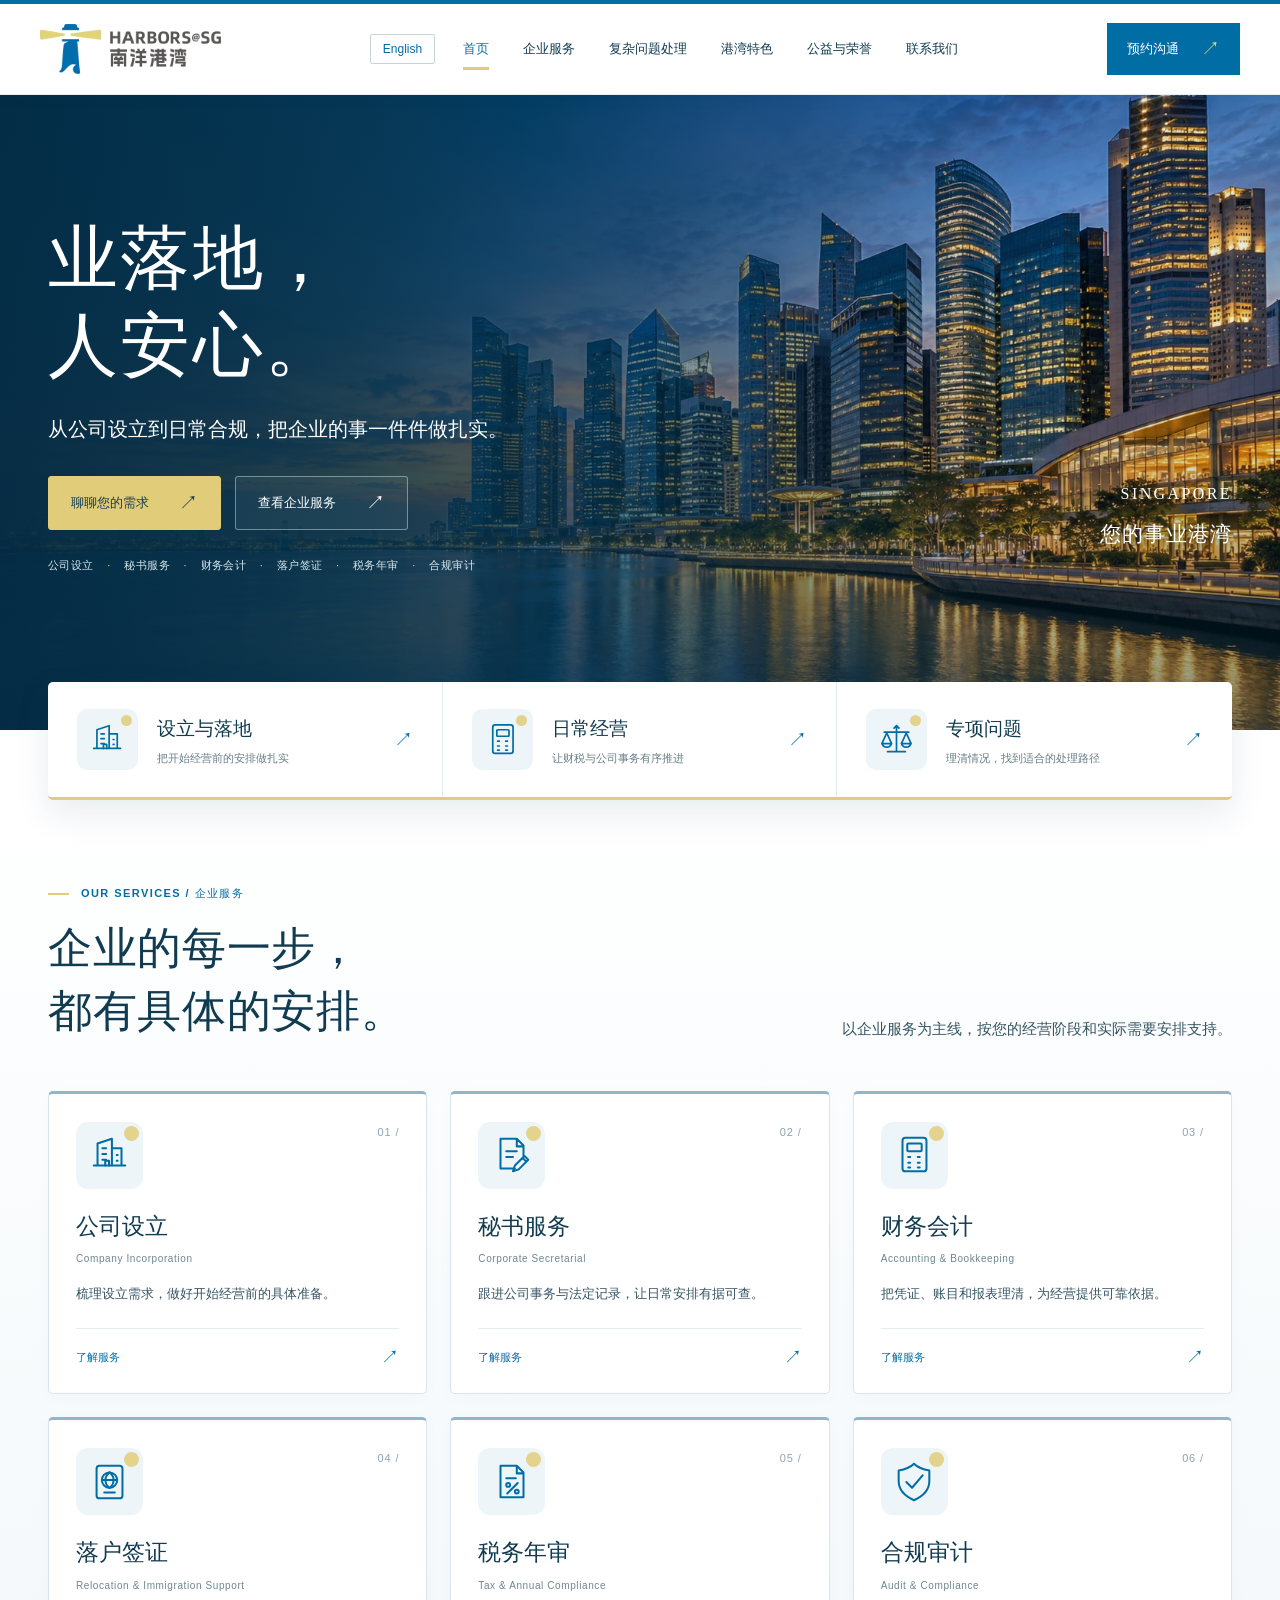
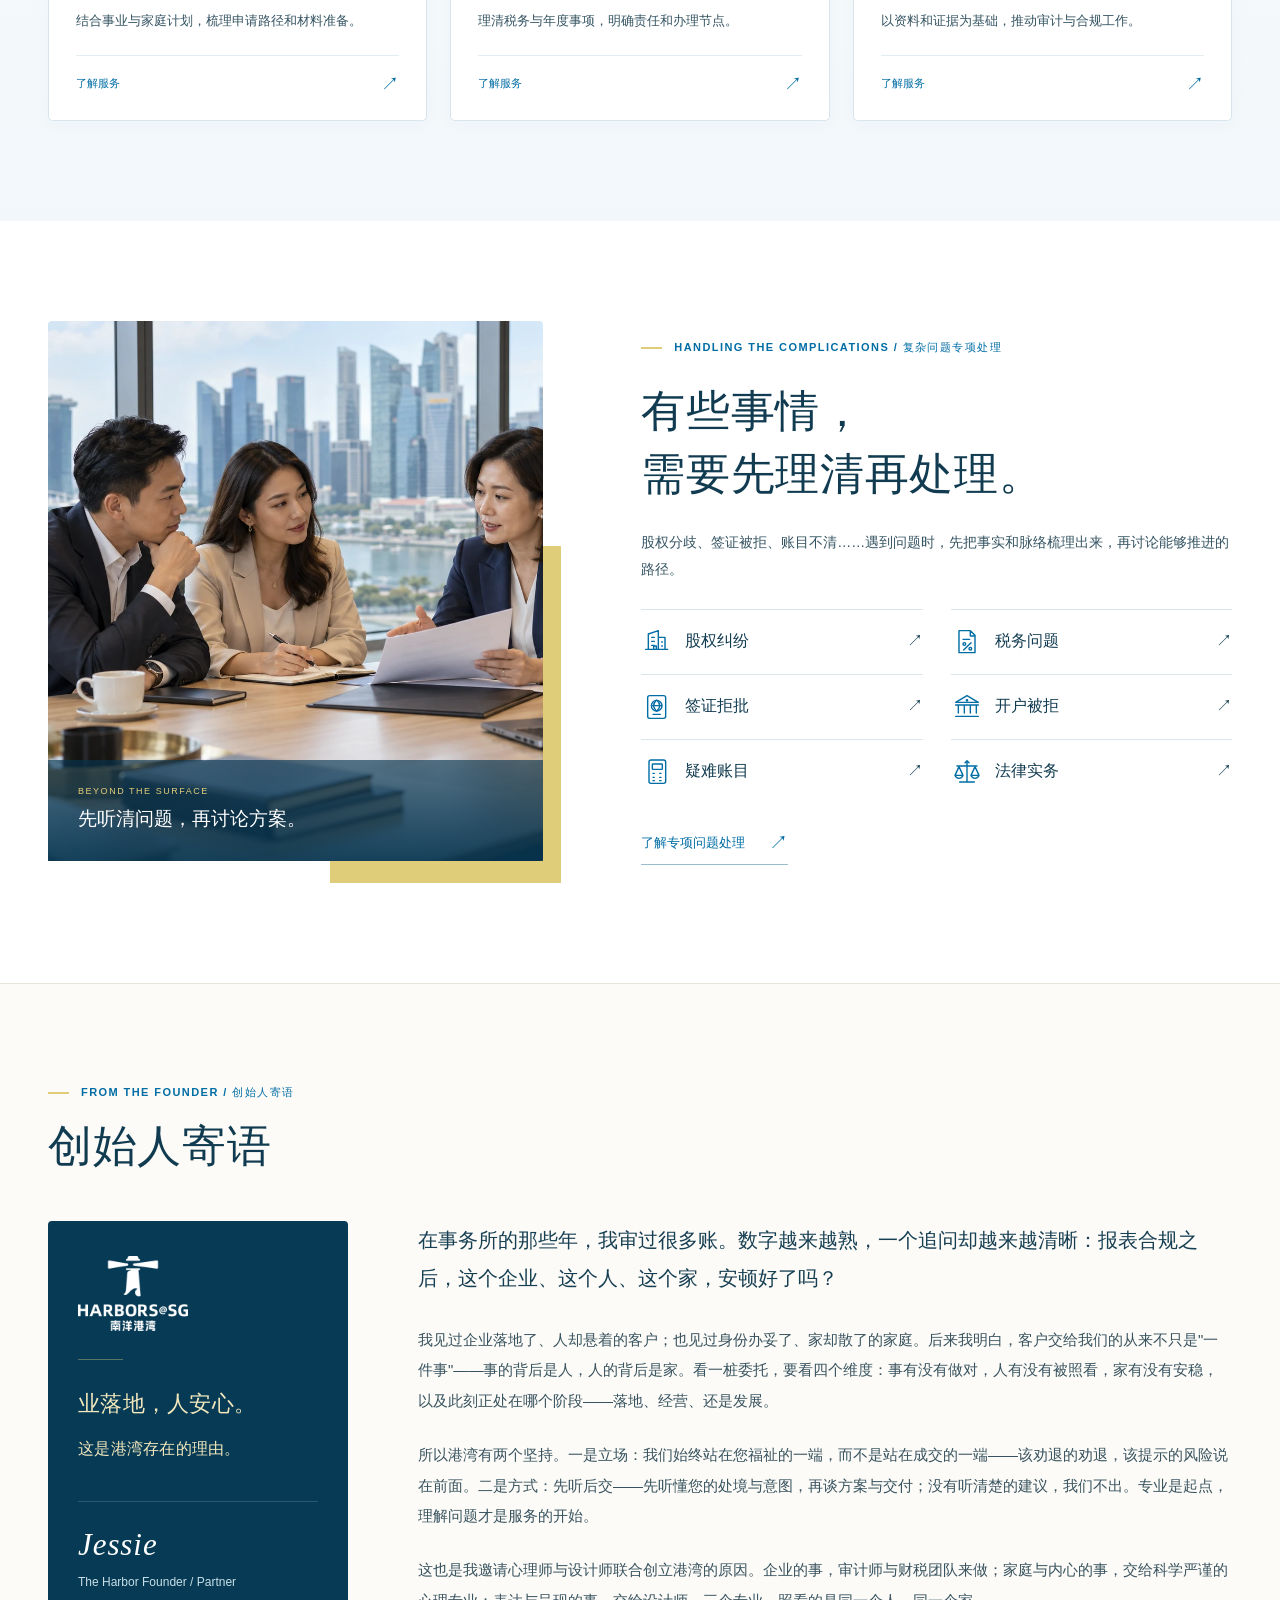
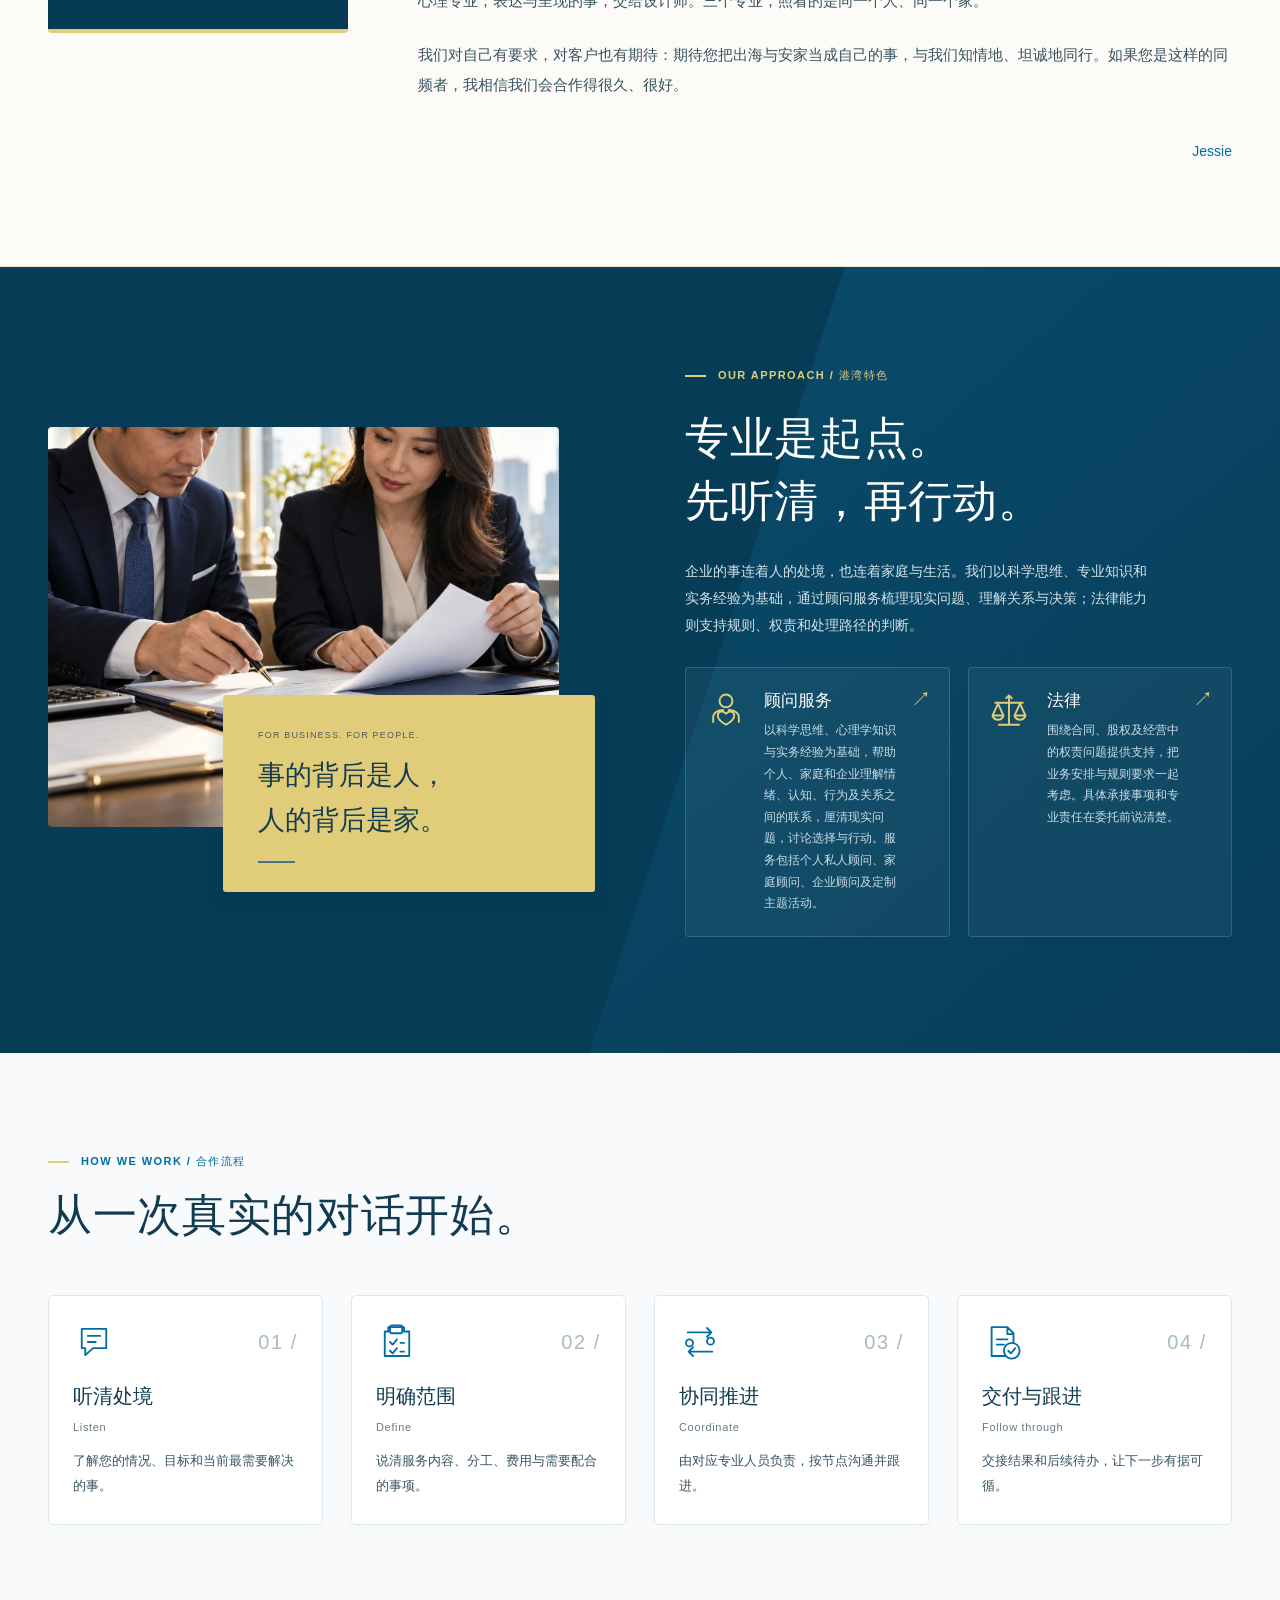
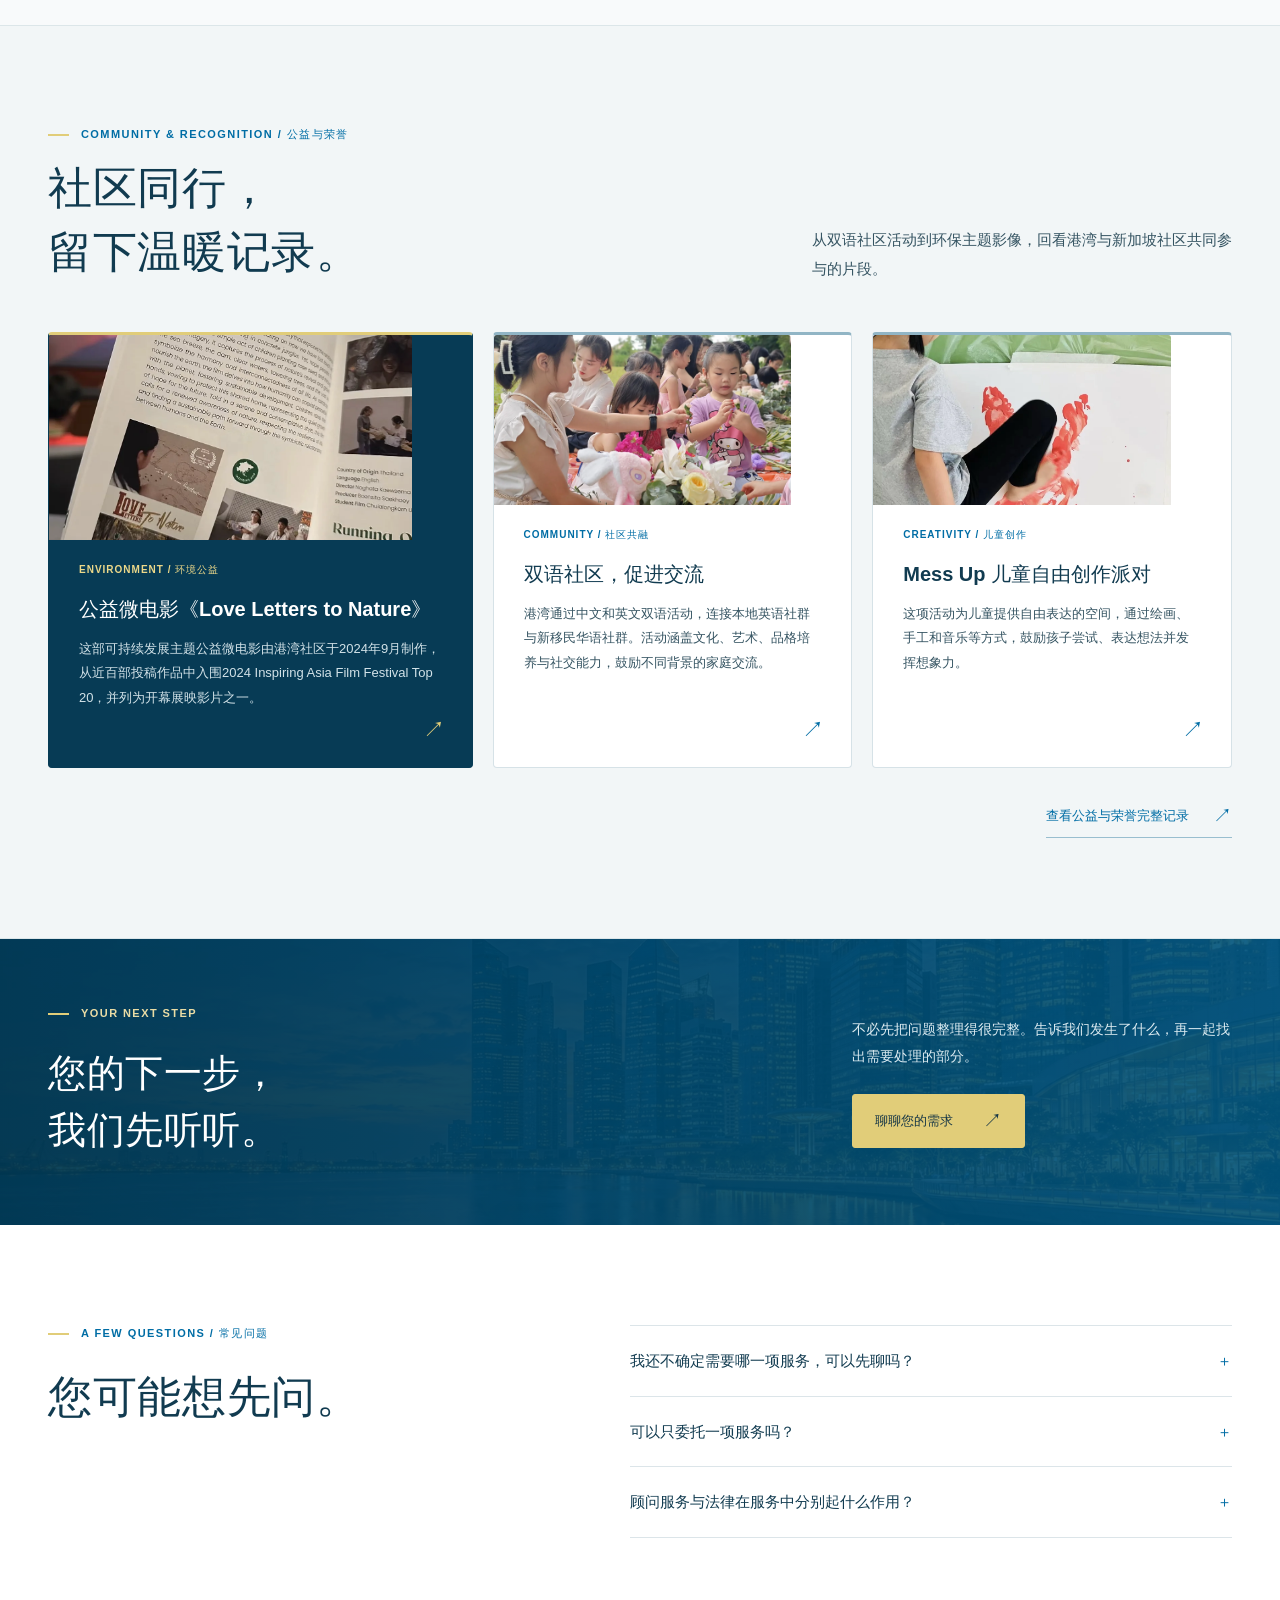
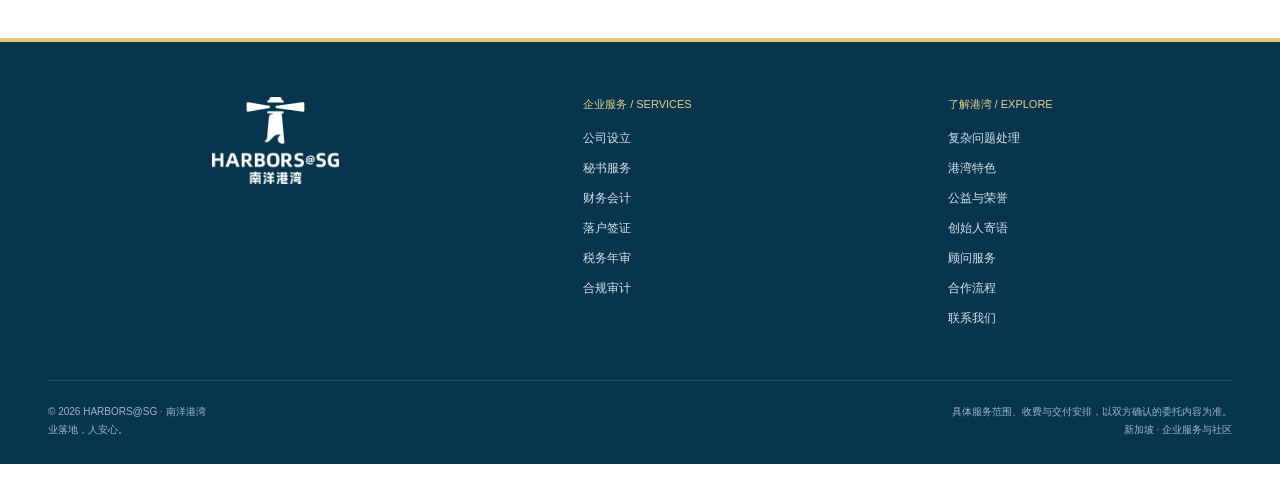
<file: index.html>
<!doctype html>
<html lang="zh-CN">
<head>
  <meta charset="utf-8"><meta name="viewport" content="width=device-width,initial-scale=1"><meta name="theme-color" content="#006da5">
  <title>新加坡企业服务 | 南洋港湾 HARBORS@SG</title>
  <meta name="description" content="南洋港湾为在新加坡经营的企业提供从公司设立到日常合规的专业支持，并连接双语社区。">
  <link rel="icon" type="image/png" href="assets/logo-mark.png"><link rel="stylesheet" href="styles.css?v=20261104review3"><link rel="stylesheet" href="visual-v2.css?v=20261030prod1"><link rel="stylesheet" href="content-v3.css?v=20261030prod1">
  <script src="content.js?v=20261030prod1" defer></script><script src="i18n-en.js?v=20261104review3" defer></script><script src="app.js?v=20261104review3" defer></script>
</head>
<body data-page="home">
  <a class="skip-link" href="#main">跳转到正文</a>
  <header id="site-header"></header><main id="main"></main><footer id="site-footer"></footer>
  <div id="dialog-root"></div>
  <noscript><p>请启用 JavaScript 查看网站内容。</p></noscript>
</body></html>
</file>
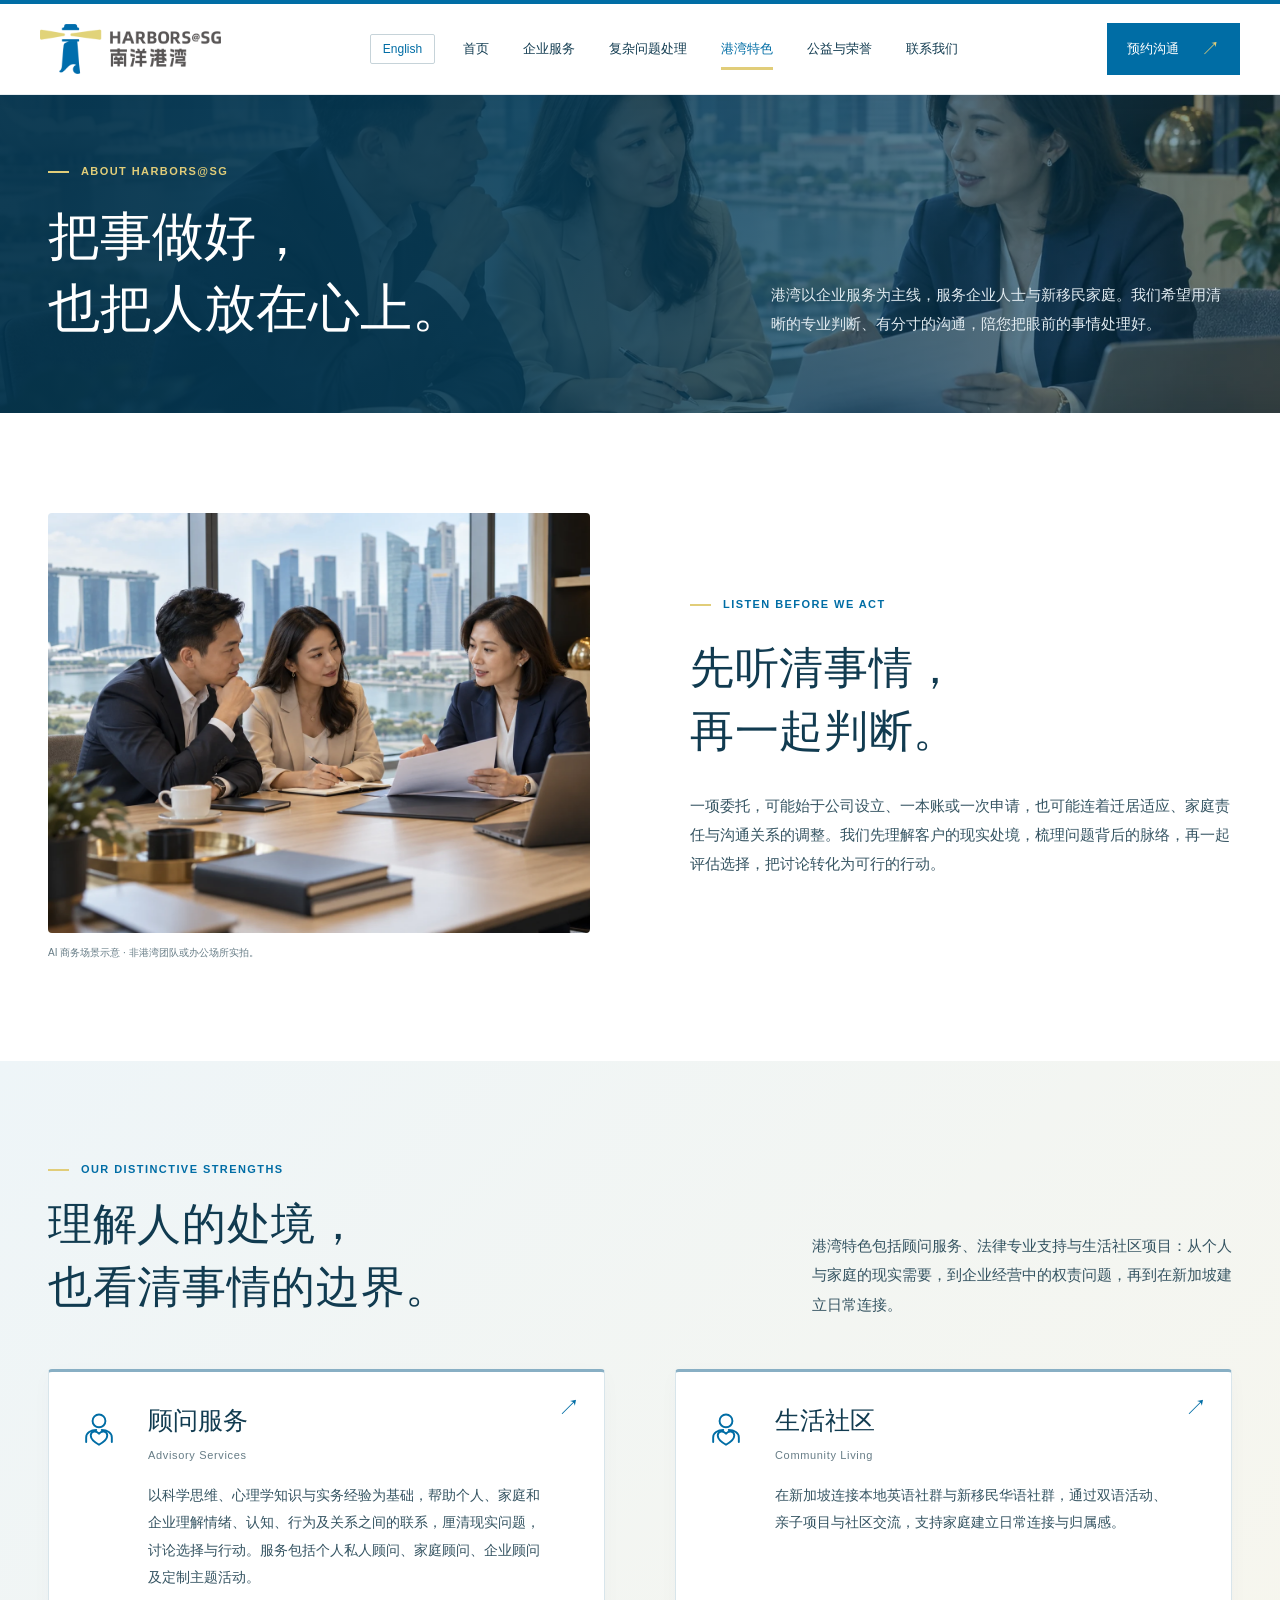
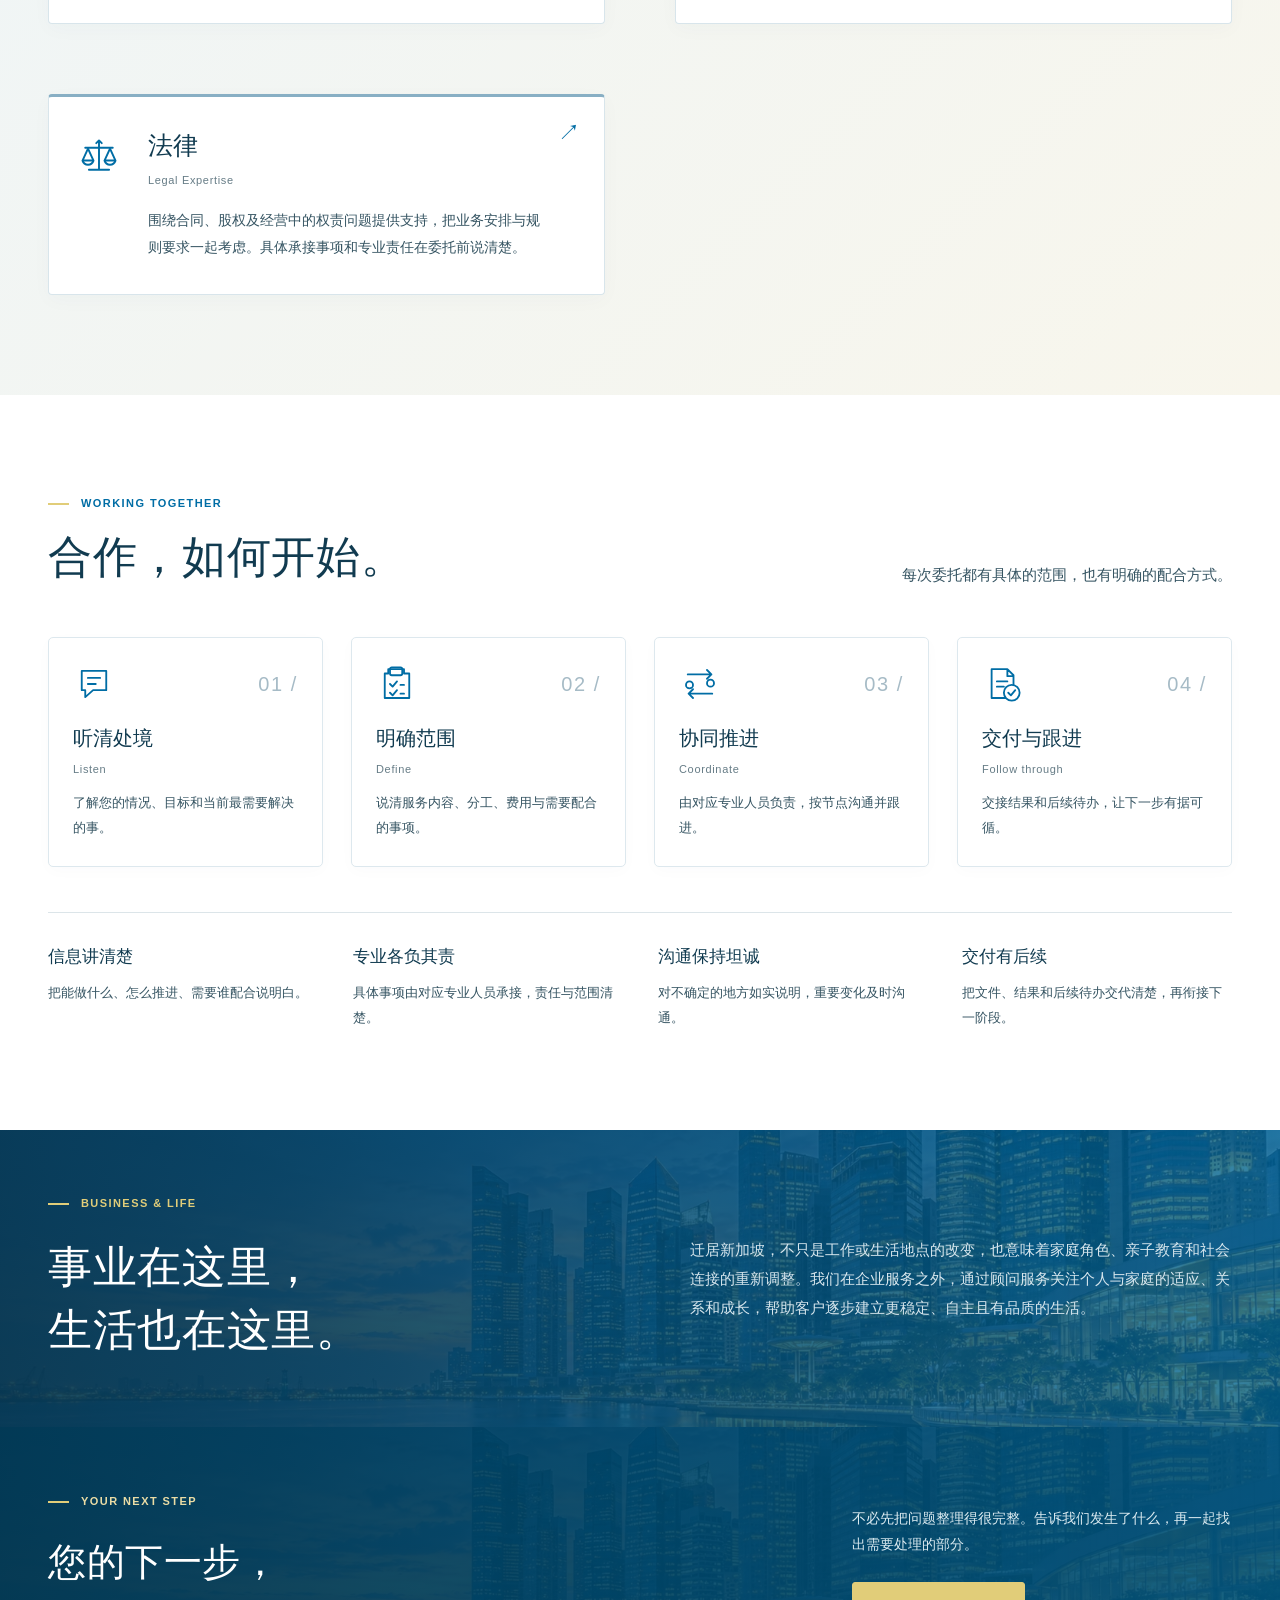
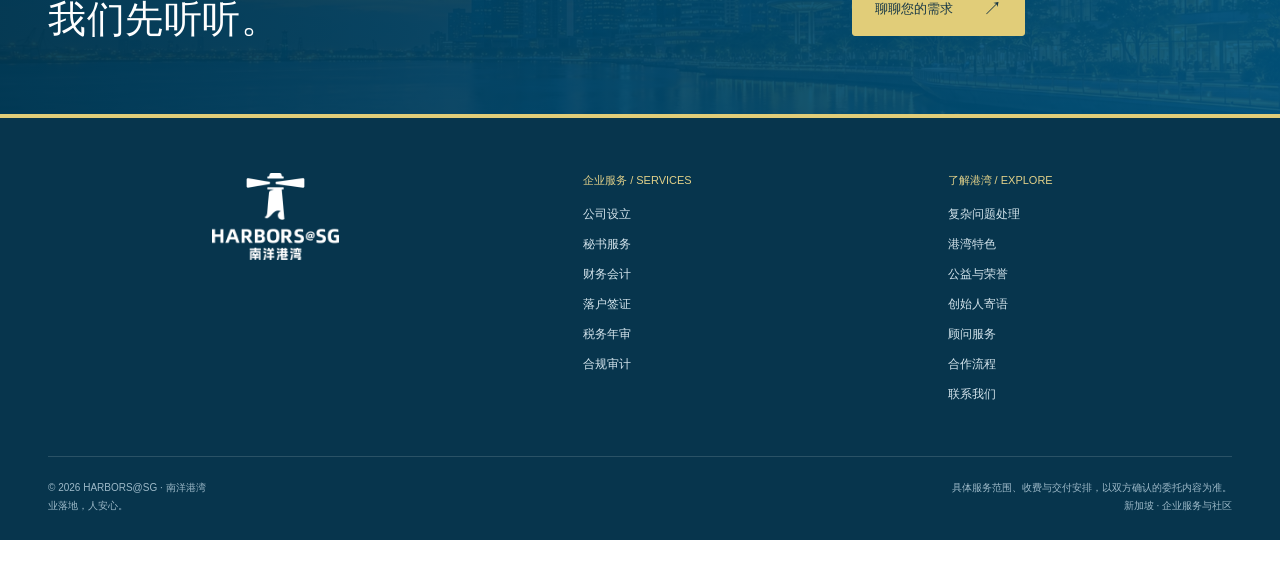
<file: about.html>
<!doctype html>
<html lang="zh-CN">
<head>
  <meta charset="utf-8"><meta name="viewport" content="width=device-width,initial-scale=1"><meta name="theme-color" content="#006da5">
  <title>关于港湾 | 南洋港湾 HARBORS@SG</title>
  <meta name="description" content="了解南洋港湾的顾问服务、法律专业支持与新加坡生活社区项目。">
  <link rel="icon" type="image/png" href="assets/logo-mark.png"><link rel="stylesheet" href="styles.css?v=20261104review3"><link rel="stylesheet" href="visual-v2.css?v=20261030prod1"><link rel="stylesheet" href="content-v3.css?v=20261030prod1">
  <script src="content.js?v=20261030prod1" defer></script><script src="i18n-en.js?v=20261104review3" defer></script><script src="app.js?v=20261104review3" defer></script>
</head>
<body data-page="about">
  <a class="skip-link" href="#main">跳转到正文</a>
  <header id="site-header"></header><main id="main"></main><footer id="site-footer"></footer>
  <div id="dialog-root"></div>
  <noscript><p>请启用 JavaScript 查看网站内容。</p></noscript>
</body></html>
</file>
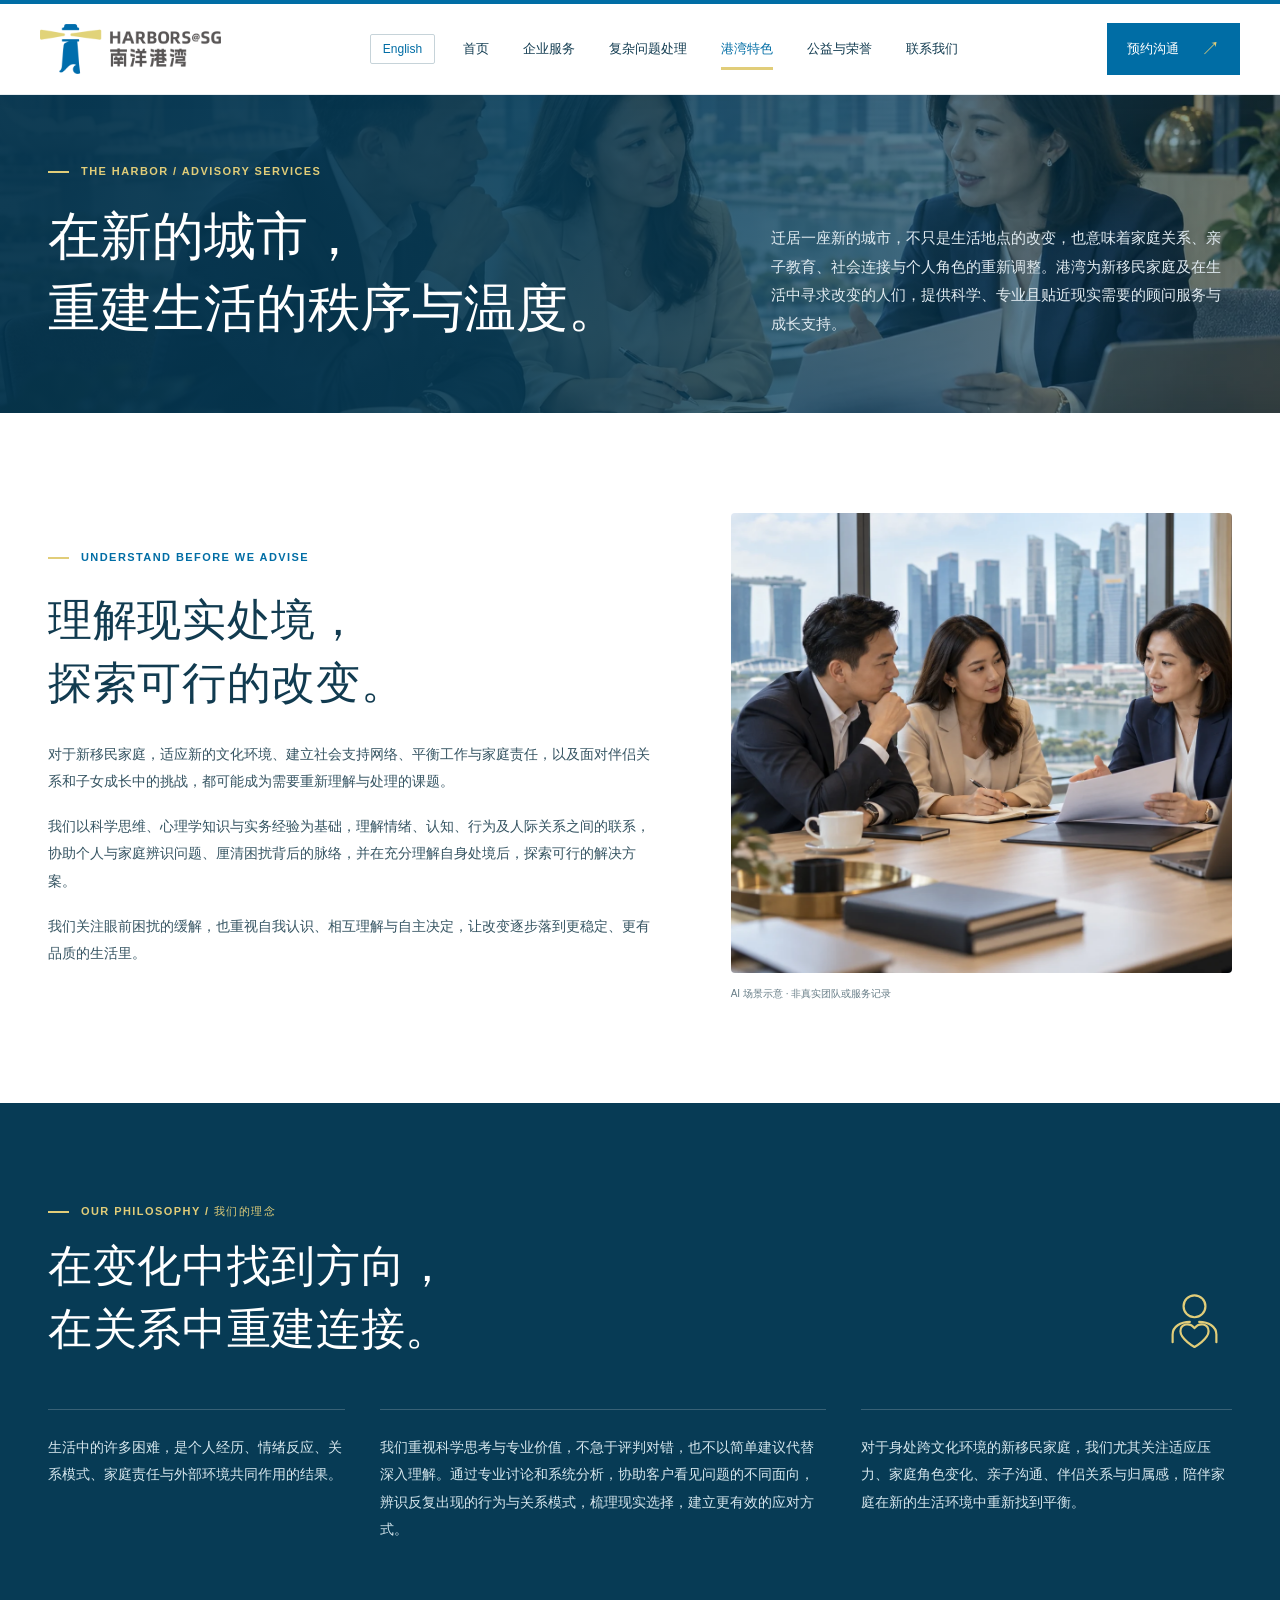
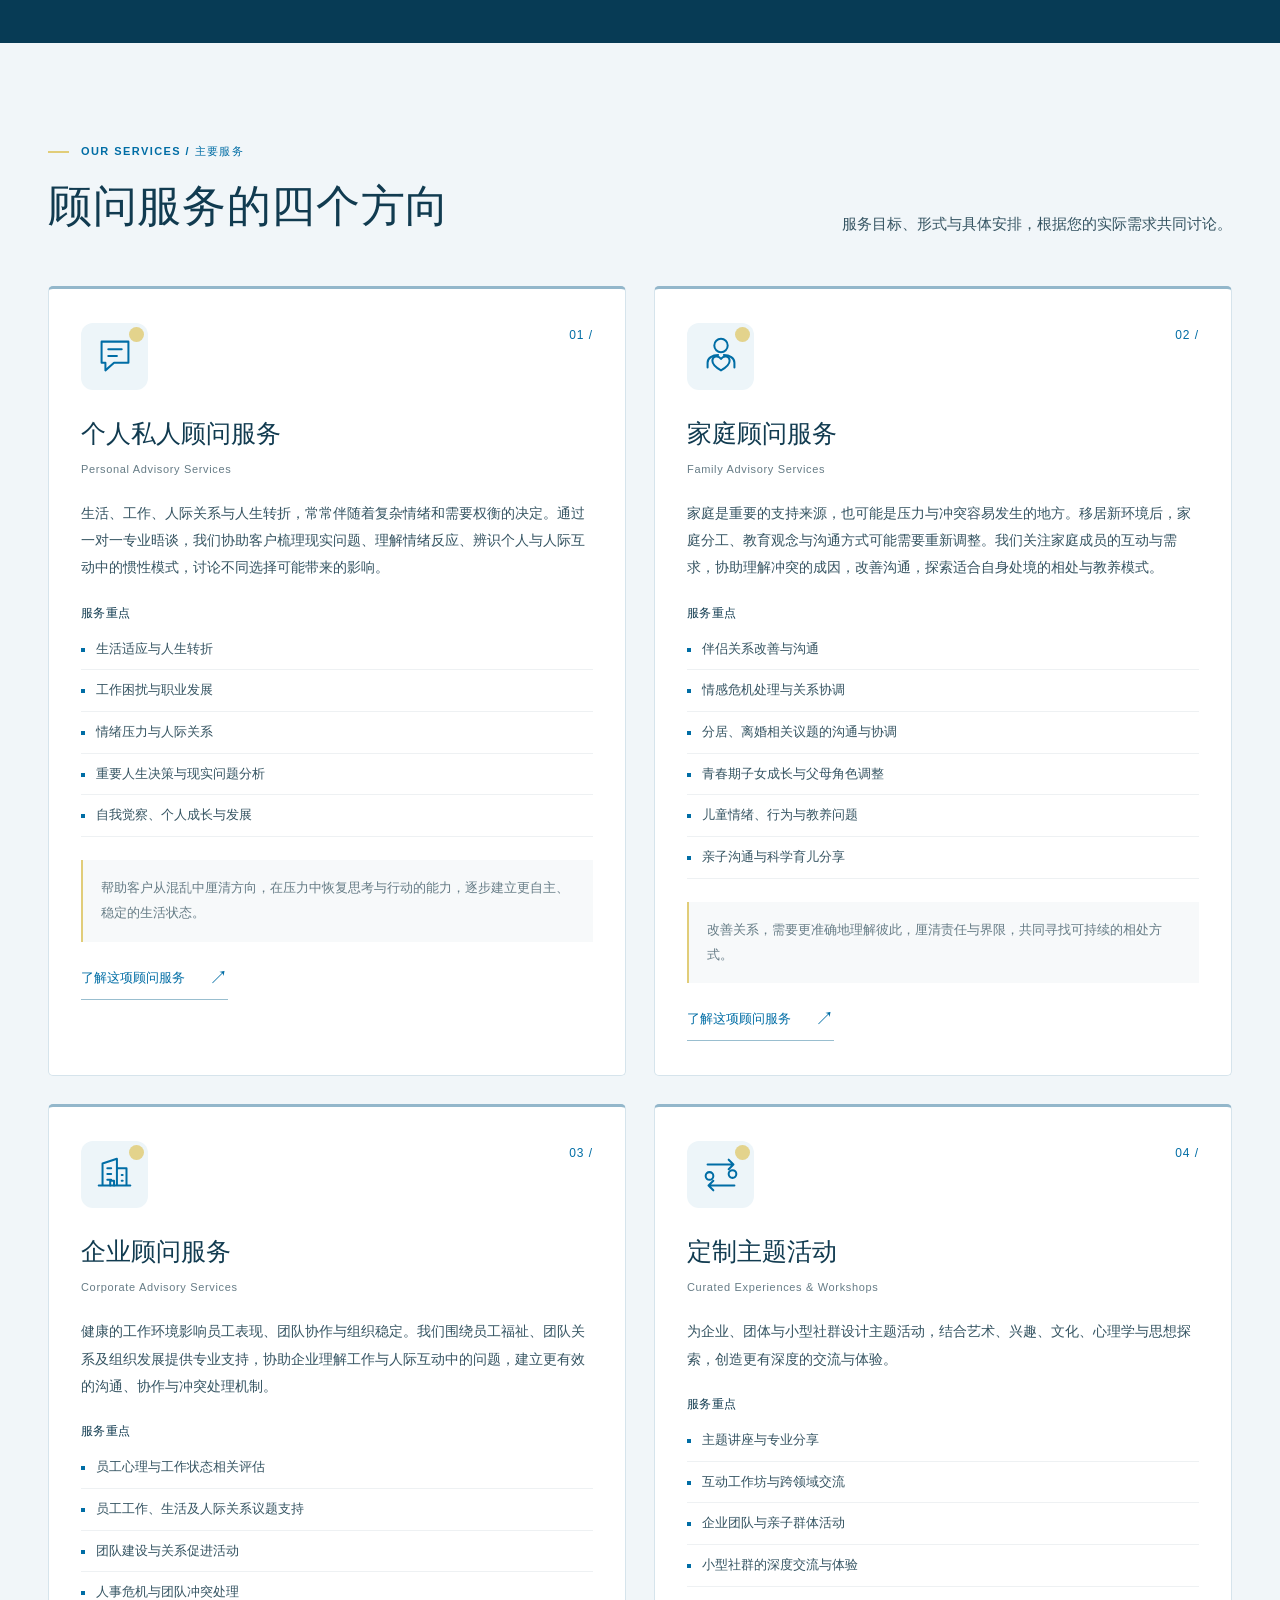
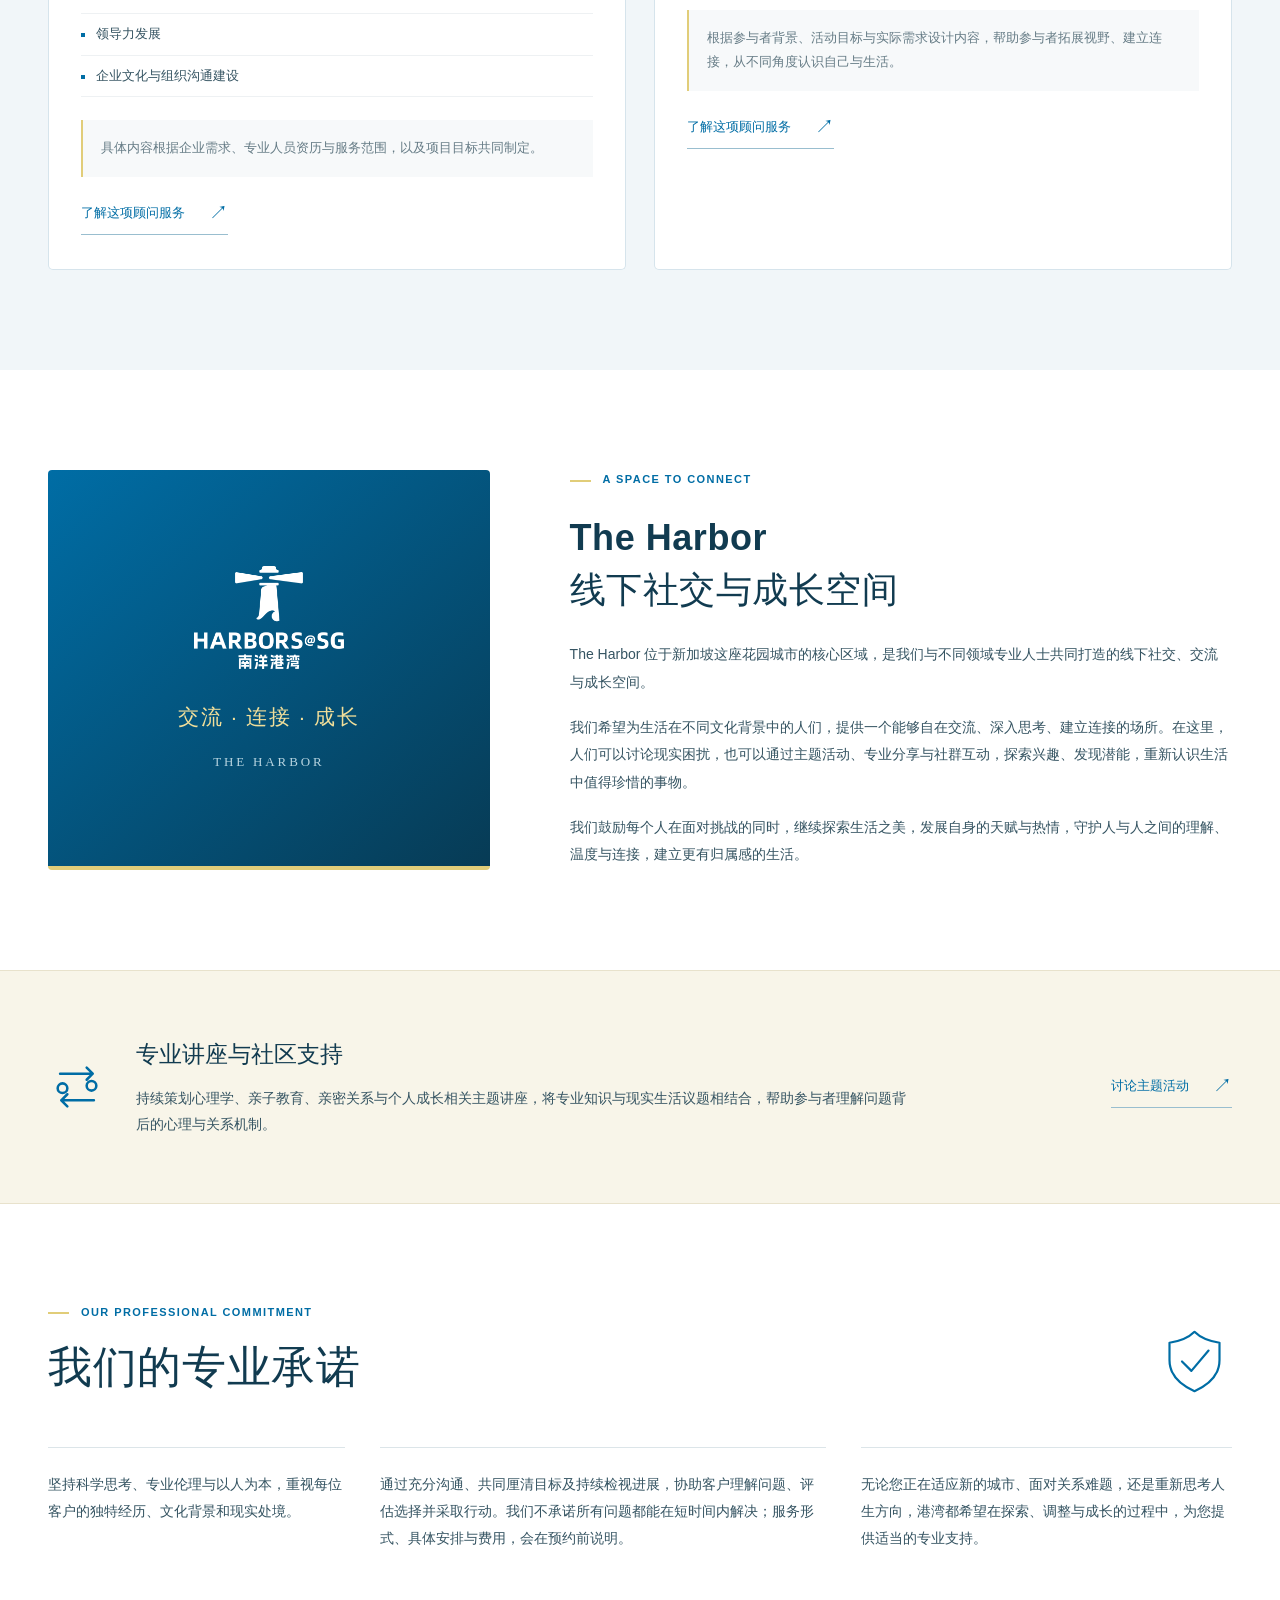
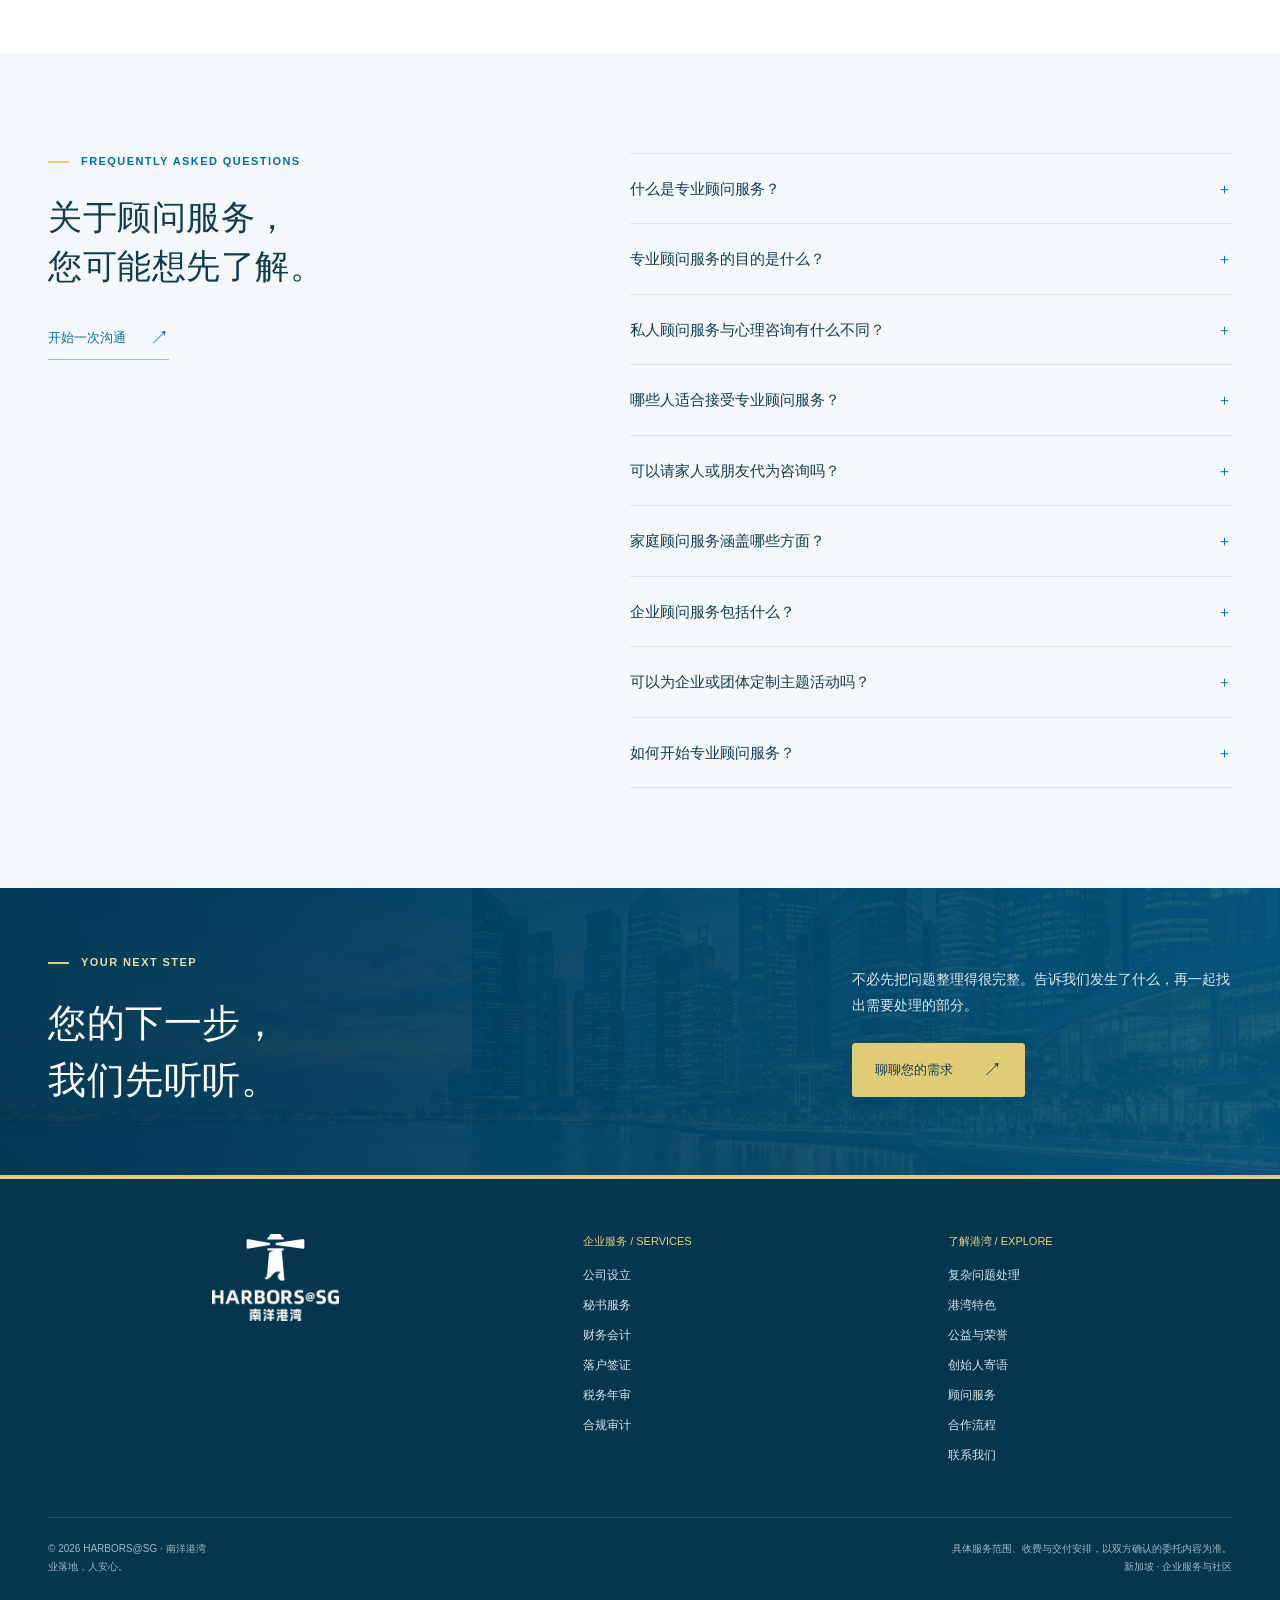
<file: advisory.html>
<!doctype html>
<html lang="zh-CN">
<head>
  <meta charset="utf-8"><meta name="viewport" content="width=device-width,initial-scale=1"><meta name="theme-color" content="#006da5">
  <title>顾问服务 | 南洋港湾 HARBORS@SG</title>
  <meta name="description" content="南洋港湾顾问服务为个人、家庭与企业提供现实问题分析与成长支持。">
  <link rel="icon" type="image/png" href="assets/logo-mark.png"><link rel="stylesheet" href="styles.css?v=20261104review3"><link rel="stylesheet" href="visual-v2.css?v=20261030prod1"><link rel="stylesheet" href="content-v3.css?v=20261030prod1">
  <script src="content.js?v=20261030prod1" defer></script><script src="i18n-en.js?v=20261104review3" defer></script><script src="app.js?v=20261104review3" defer></script>
</head>
<body data-page="advisory">
  <a class="skip-link" href="#main">跳转到正文</a>
  <header id="site-header"></header><main id="main"></main><footer id="site-footer"></footer>
  <div id="dialog-root"></div>
  <noscript><p>请启用 JavaScript 查看网站内容。</p></noscript>
</body></html>
</file>
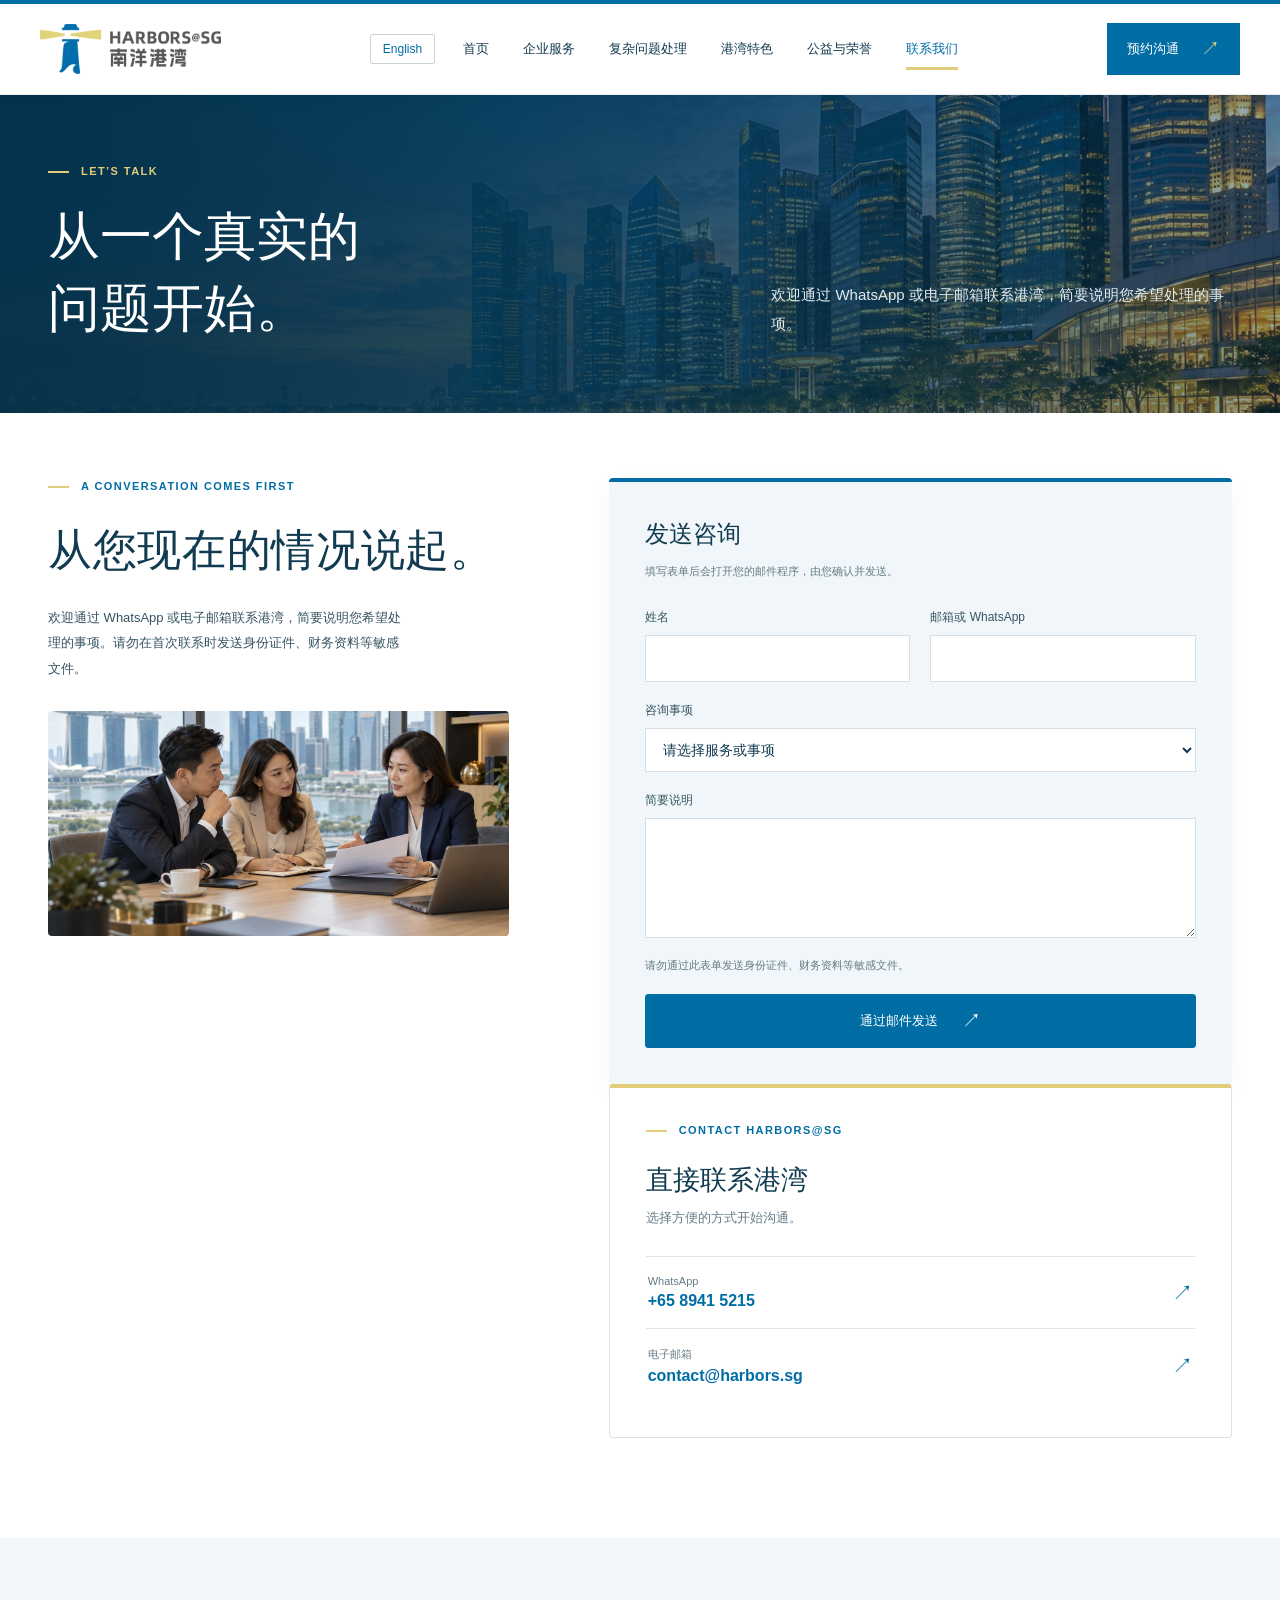
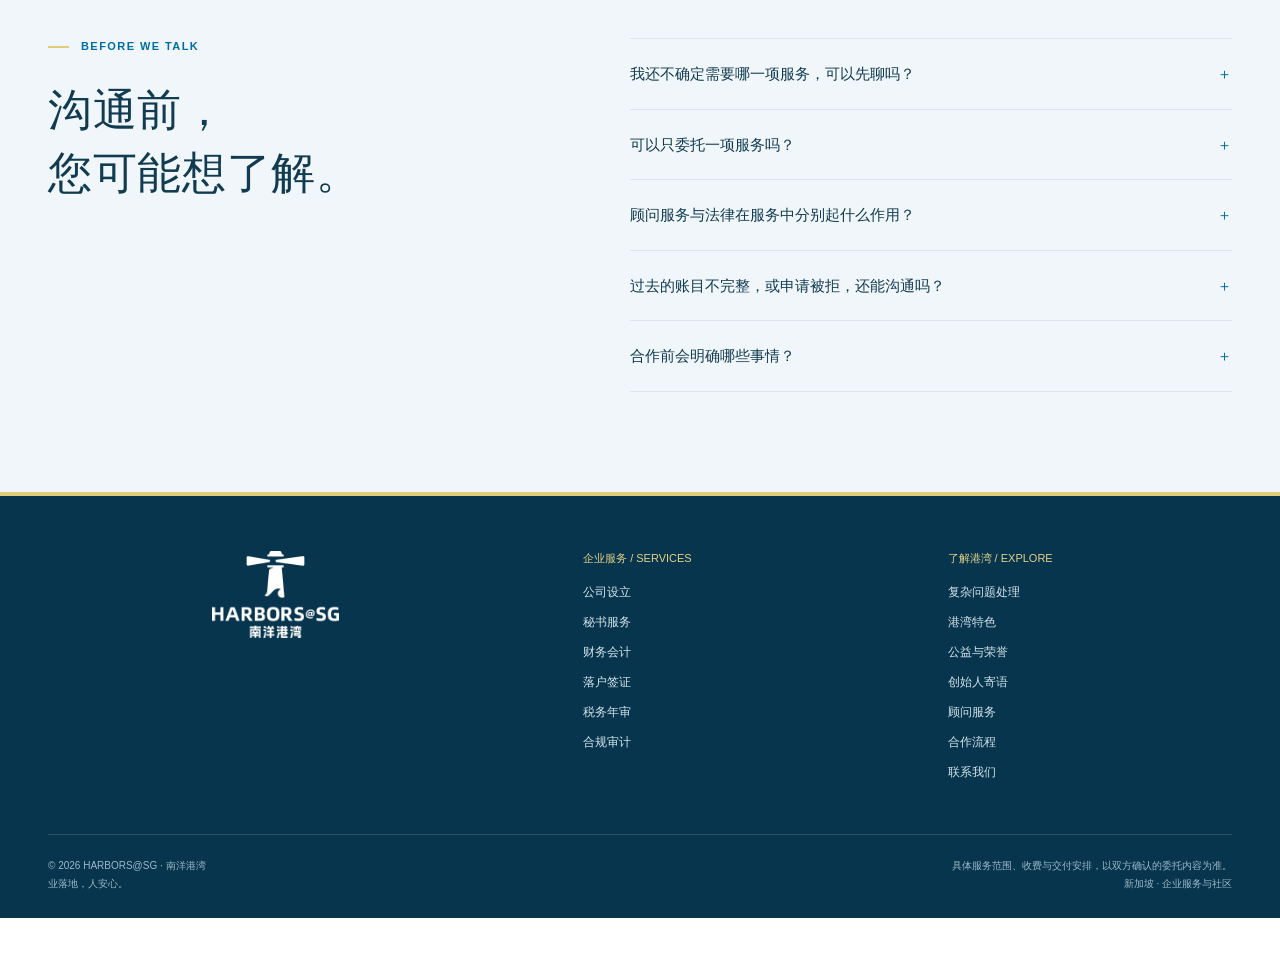
<file: contact.html>
<!doctype html>
<html lang="zh-CN">
<head>
  <meta charset="utf-8"><meta name="viewport" content="width=device-width,initial-scale=1"><meta name="theme-color" content="#006da5">
  <title>联系我们 | 南洋港湾 HARBORS@SG</title>
  <meta name="description" content="通过 WhatsApp 或电子邮箱联系南洋港湾，沟通您在新加坡的企业服务需求。">
  <link rel="icon" type="image/png" href="assets/logo-mark.png"><link rel="stylesheet" href="styles.css?v=20261104review3"><link rel="stylesheet" href="visual-v2.css?v=20261030prod1"><link rel="stylesheet" href="content-v3.css?v=20261030prod1">
  <script src="content.js?v=20261030prod1" defer></script><script src="i18n-en.js?v=20261104review3" defer></script><script src="app.js?v=20261104review3" defer></script>
</head>
<body data-page="contact">
  <a class="skip-link" href="#main">跳转到正文</a>
  <header id="site-header"></header><main id="main"></main><footer id="site-footer"></footer>
  <div id="dialog-root"></div>
  <noscript><p>请启用 JavaScript 查看网站内容。</p></noscript>
</body></html>
</file>
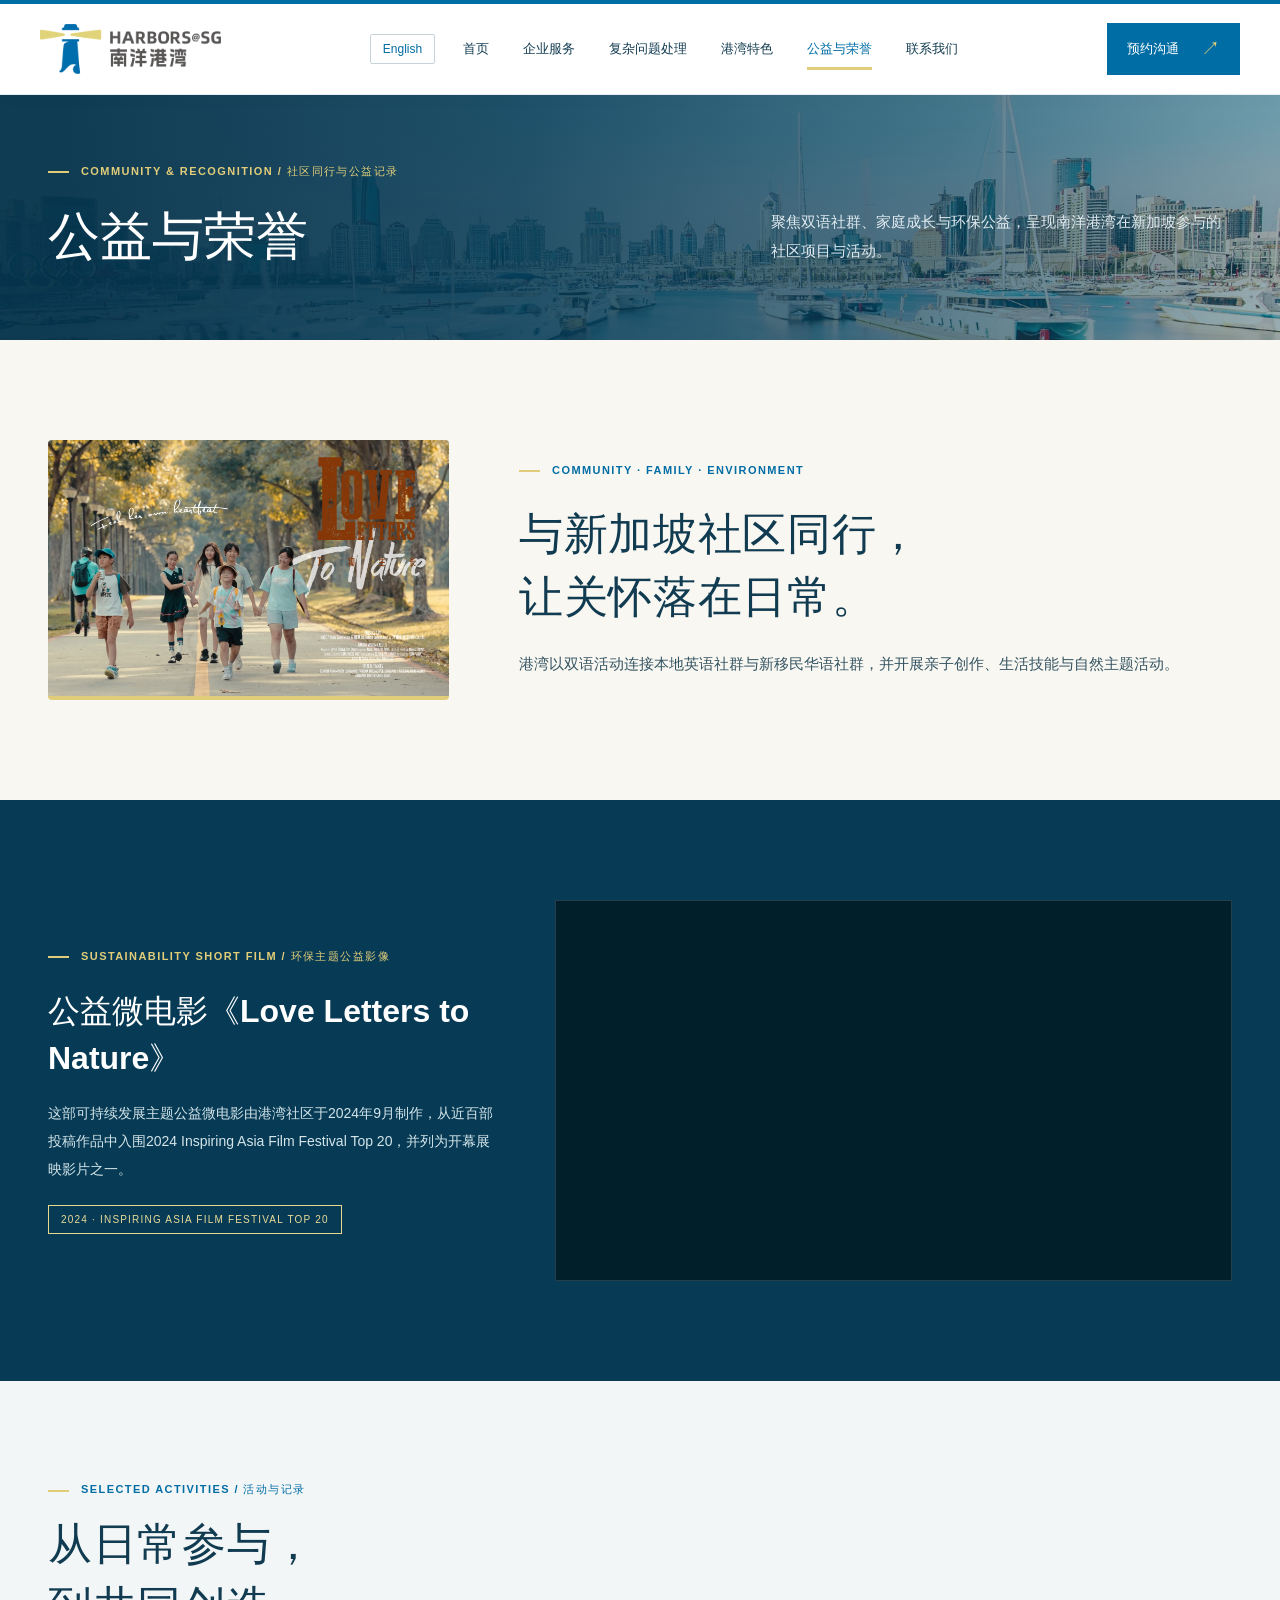
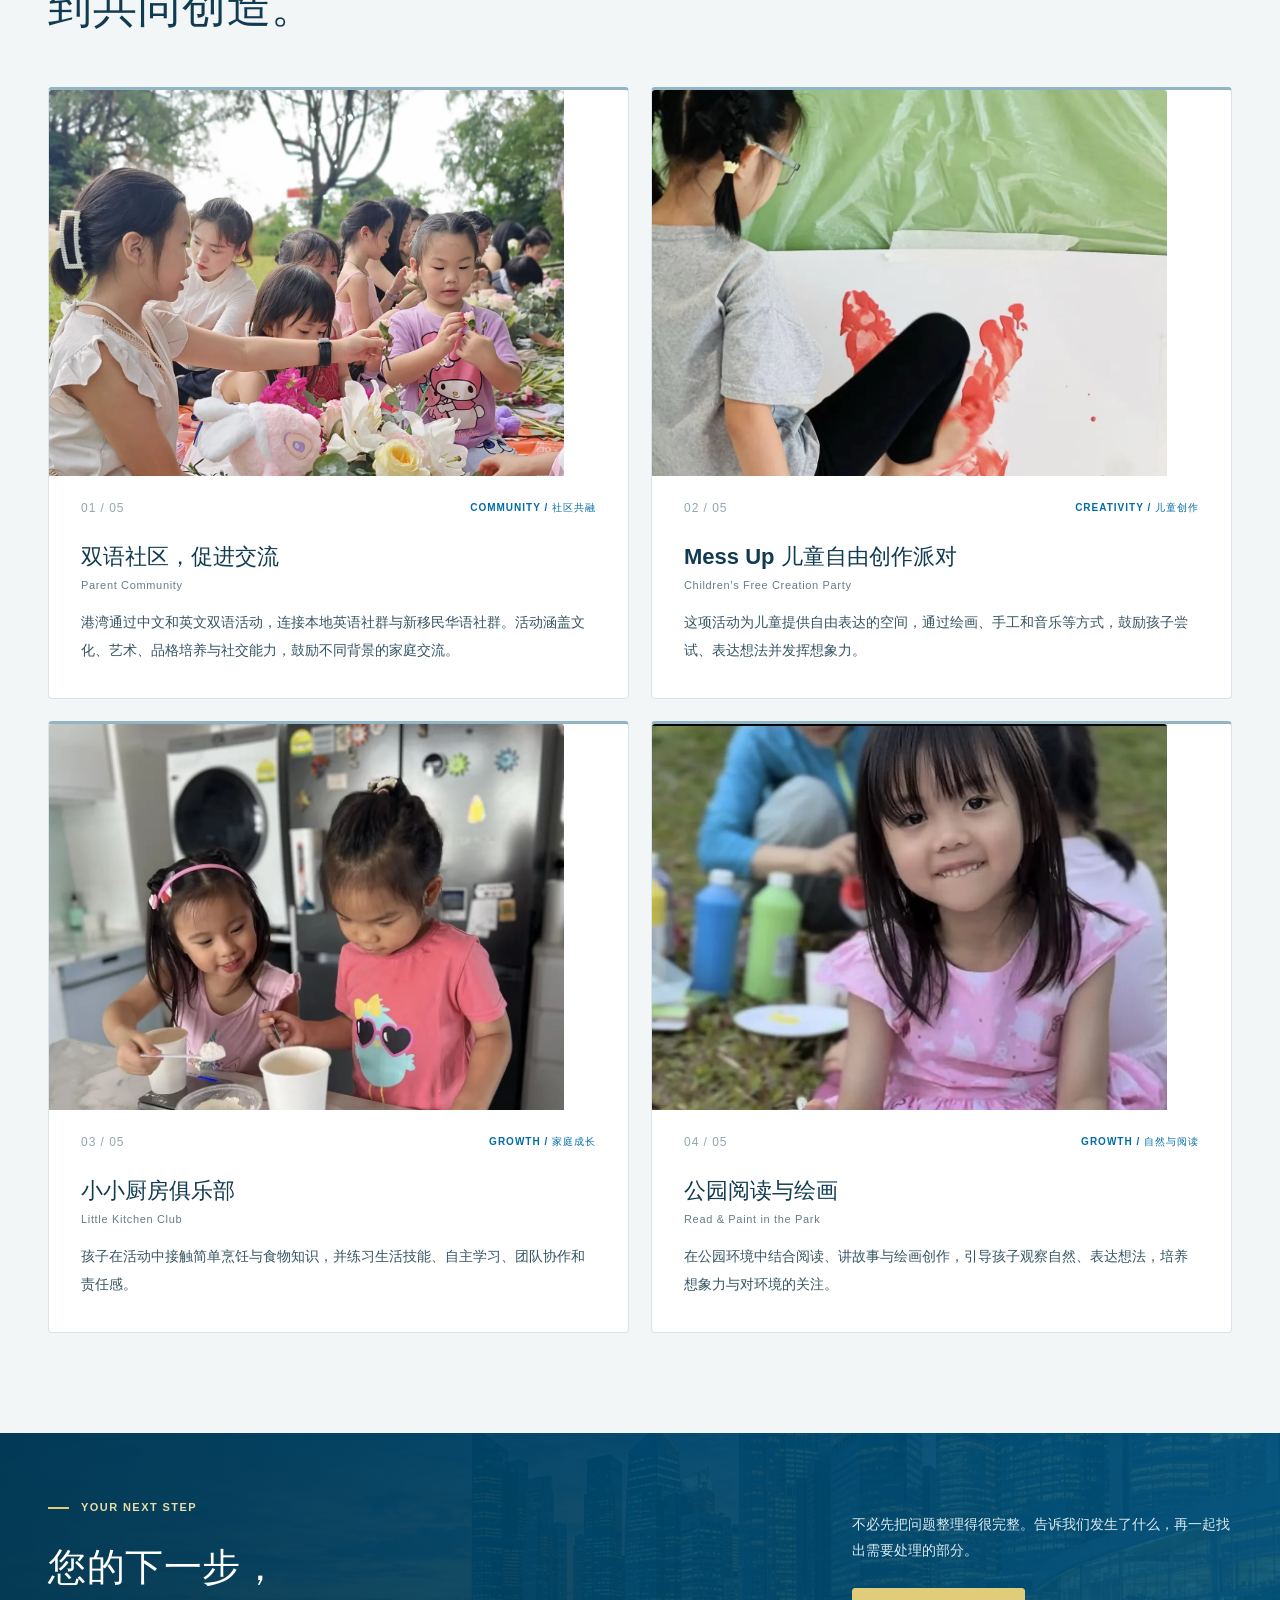
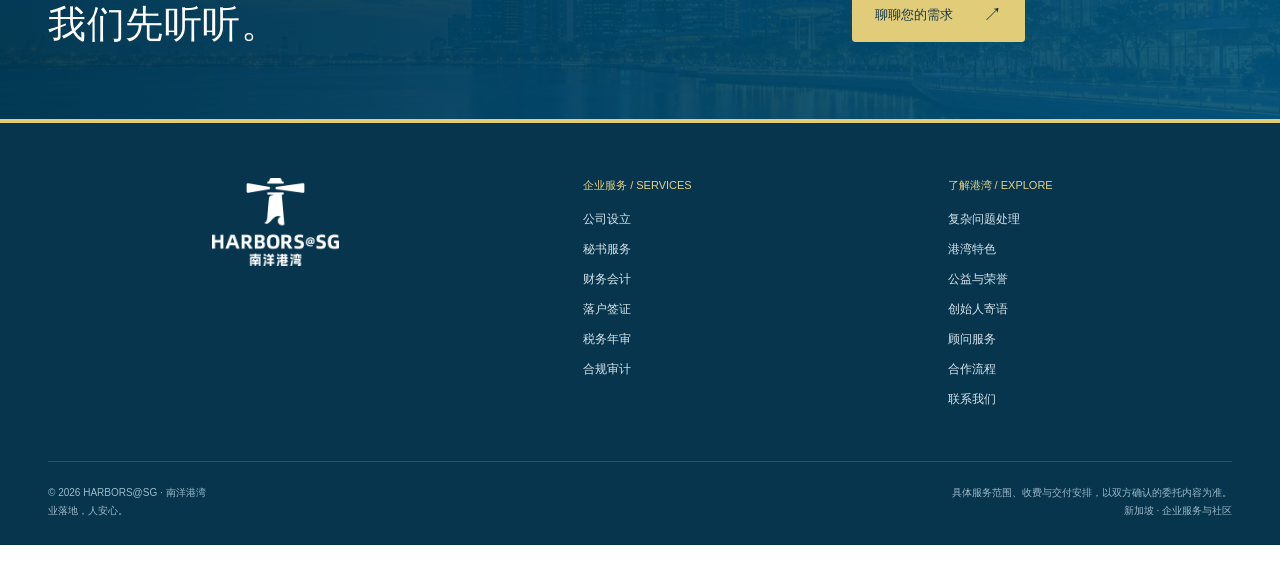
<file: honors.html>
<!doctype html>
<html lang="zh-CN">
<head>
  <meta charset="utf-8"><meta name="viewport" content="width=device-width,initial-scale=1"><meta name="theme-color" content="#006da5">
  <title>公益与荣誉 | 南洋港湾 HARBORS@SG</title>
  <meta name="description" content="南洋港湾在新加坡社区活动、家庭成长与环保公益方面的项目与影像记录。">
  <link rel="icon" type="image/png" href="assets/logo-mark.png"><link rel="stylesheet" href="styles.css?v=20261030"><link rel="stylesheet" href="visual-v2.css?v=20261030"><link rel="stylesheet" href="content-v3.css?v=20261030">
  <script src="content.js?v=20261030" defer></script><script src="i18n-en.js?v=20261104review3" defer></script><script src="app.js?v=20261104review3" defer></script>
</head>
<body data-page="honors">
  <a class="skip-link" href="#main">跳转到正文</a>
  <header id="site-header"></header><main id="main"></main><footer id="site-footer"></footer>
  <div id="dialog-root"></div>
  <noscript><p>请启用 JavaScript 查看网站内容。</p></noscript>
</body></html>
</file>
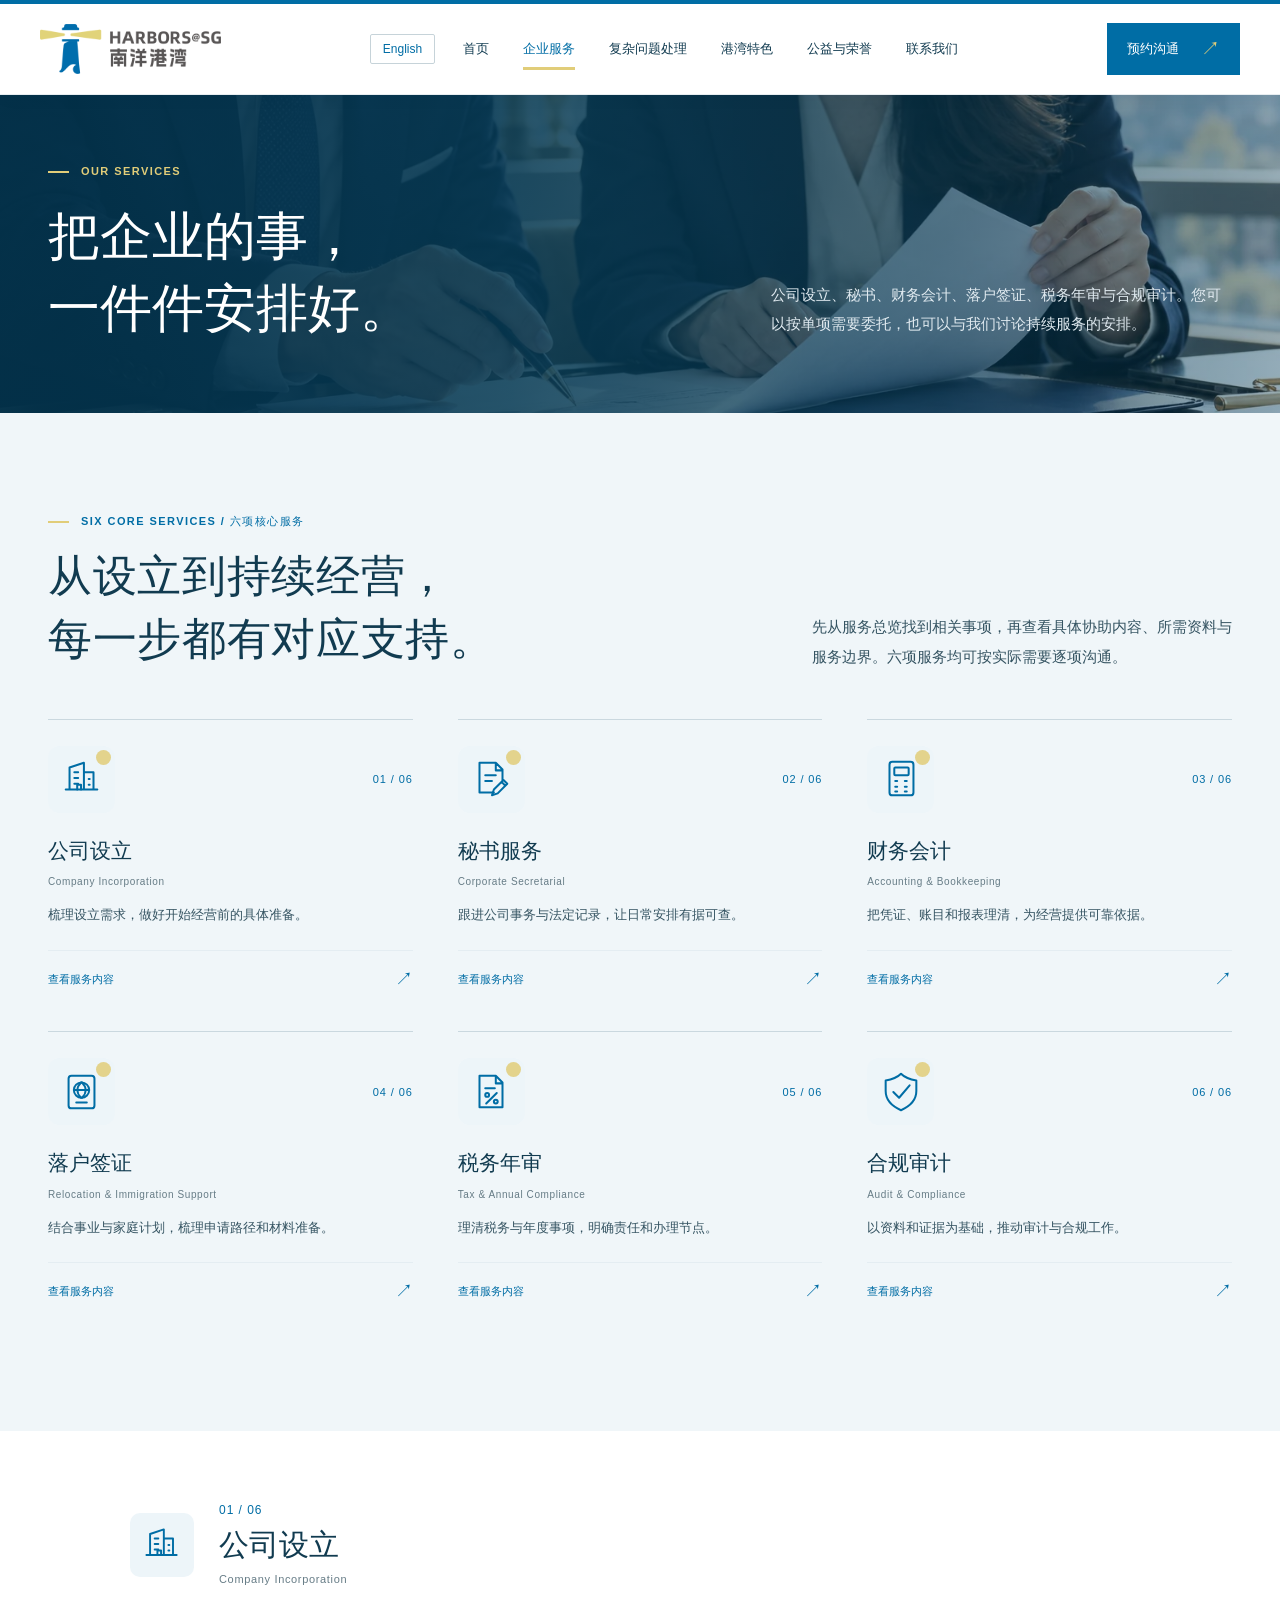
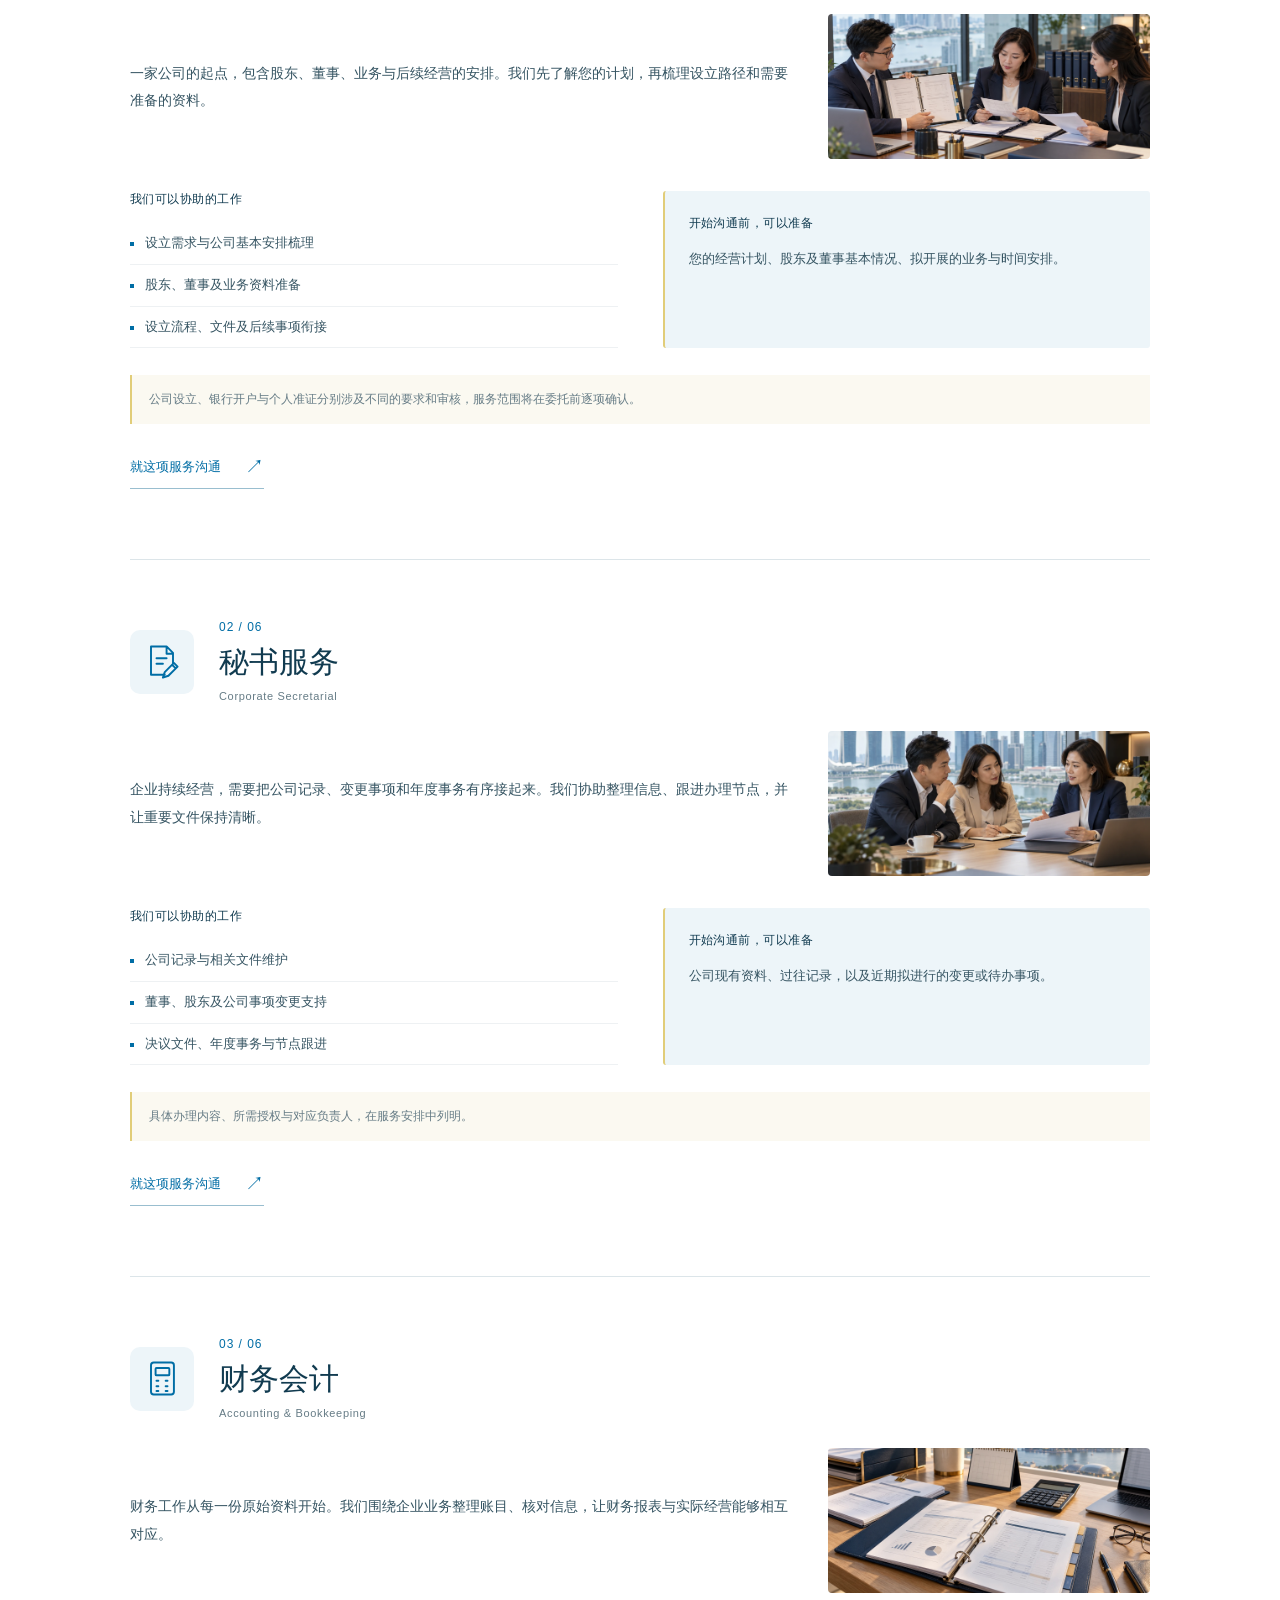
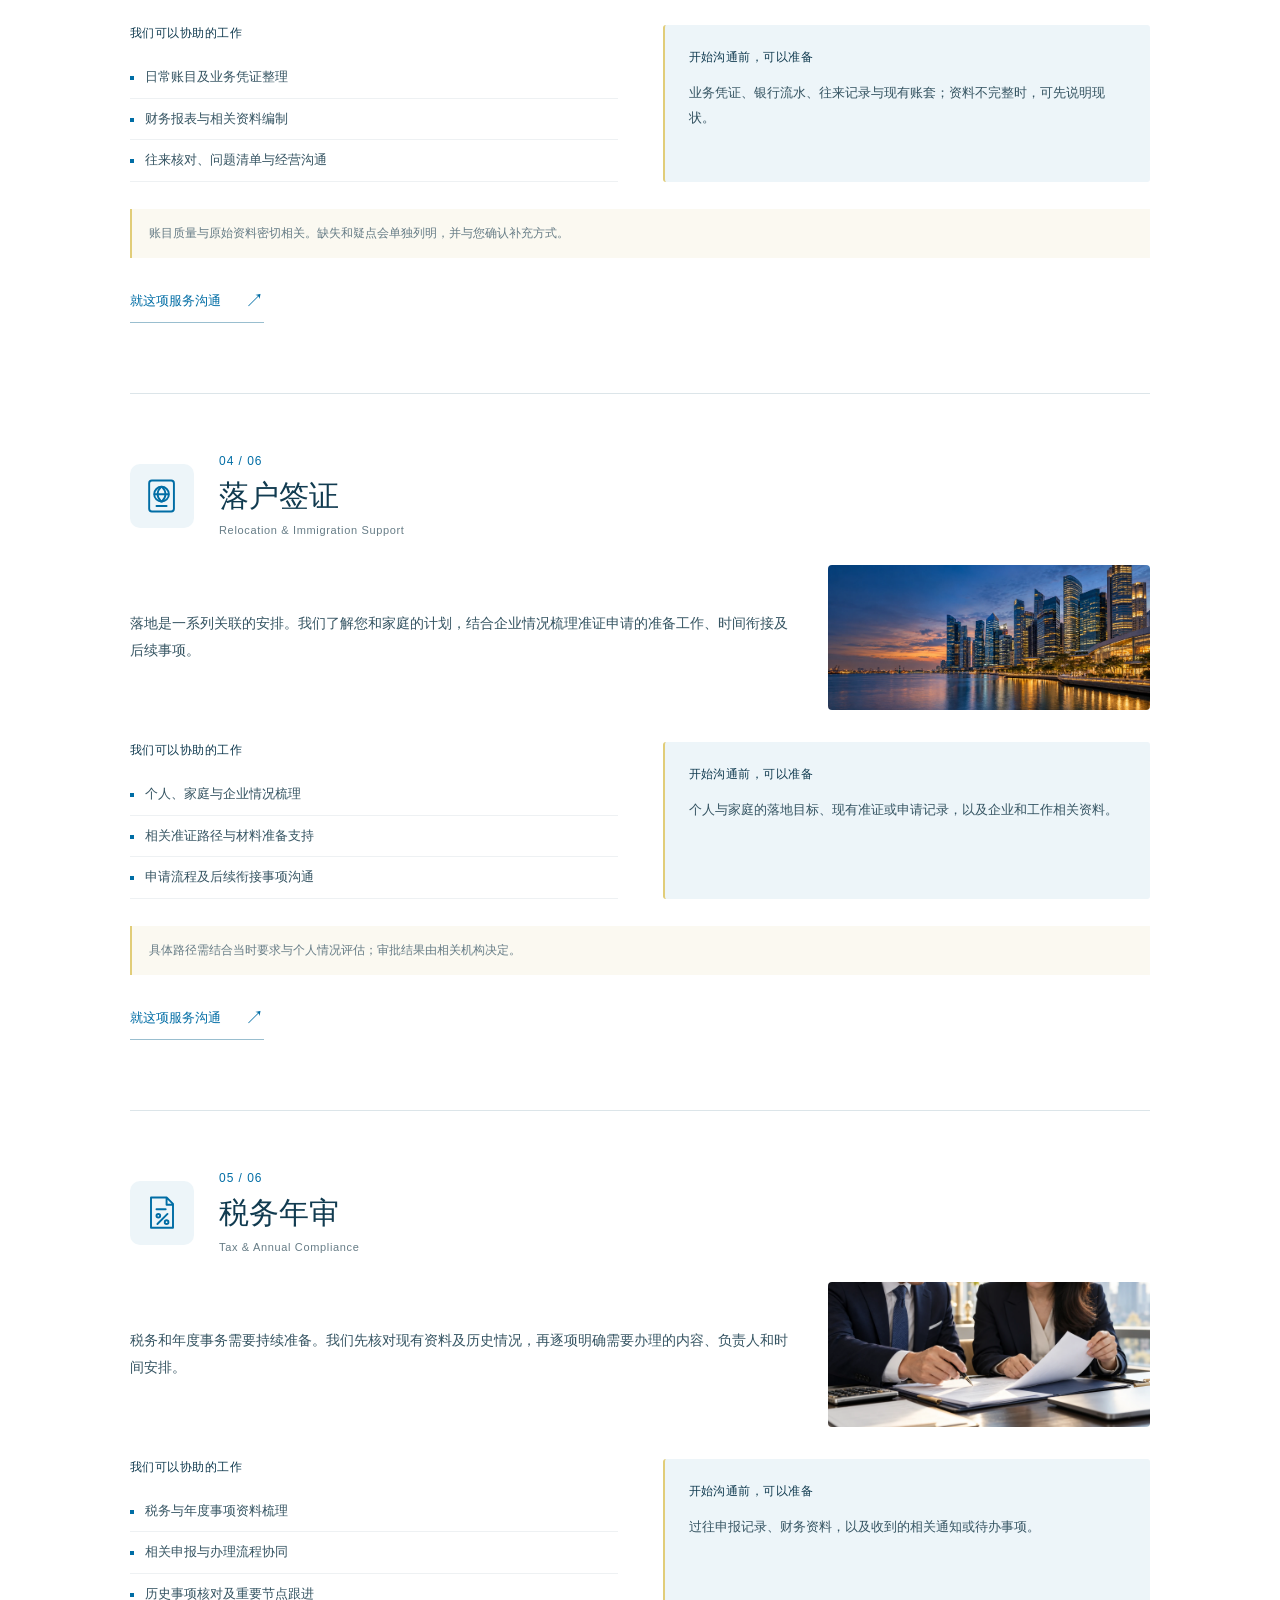
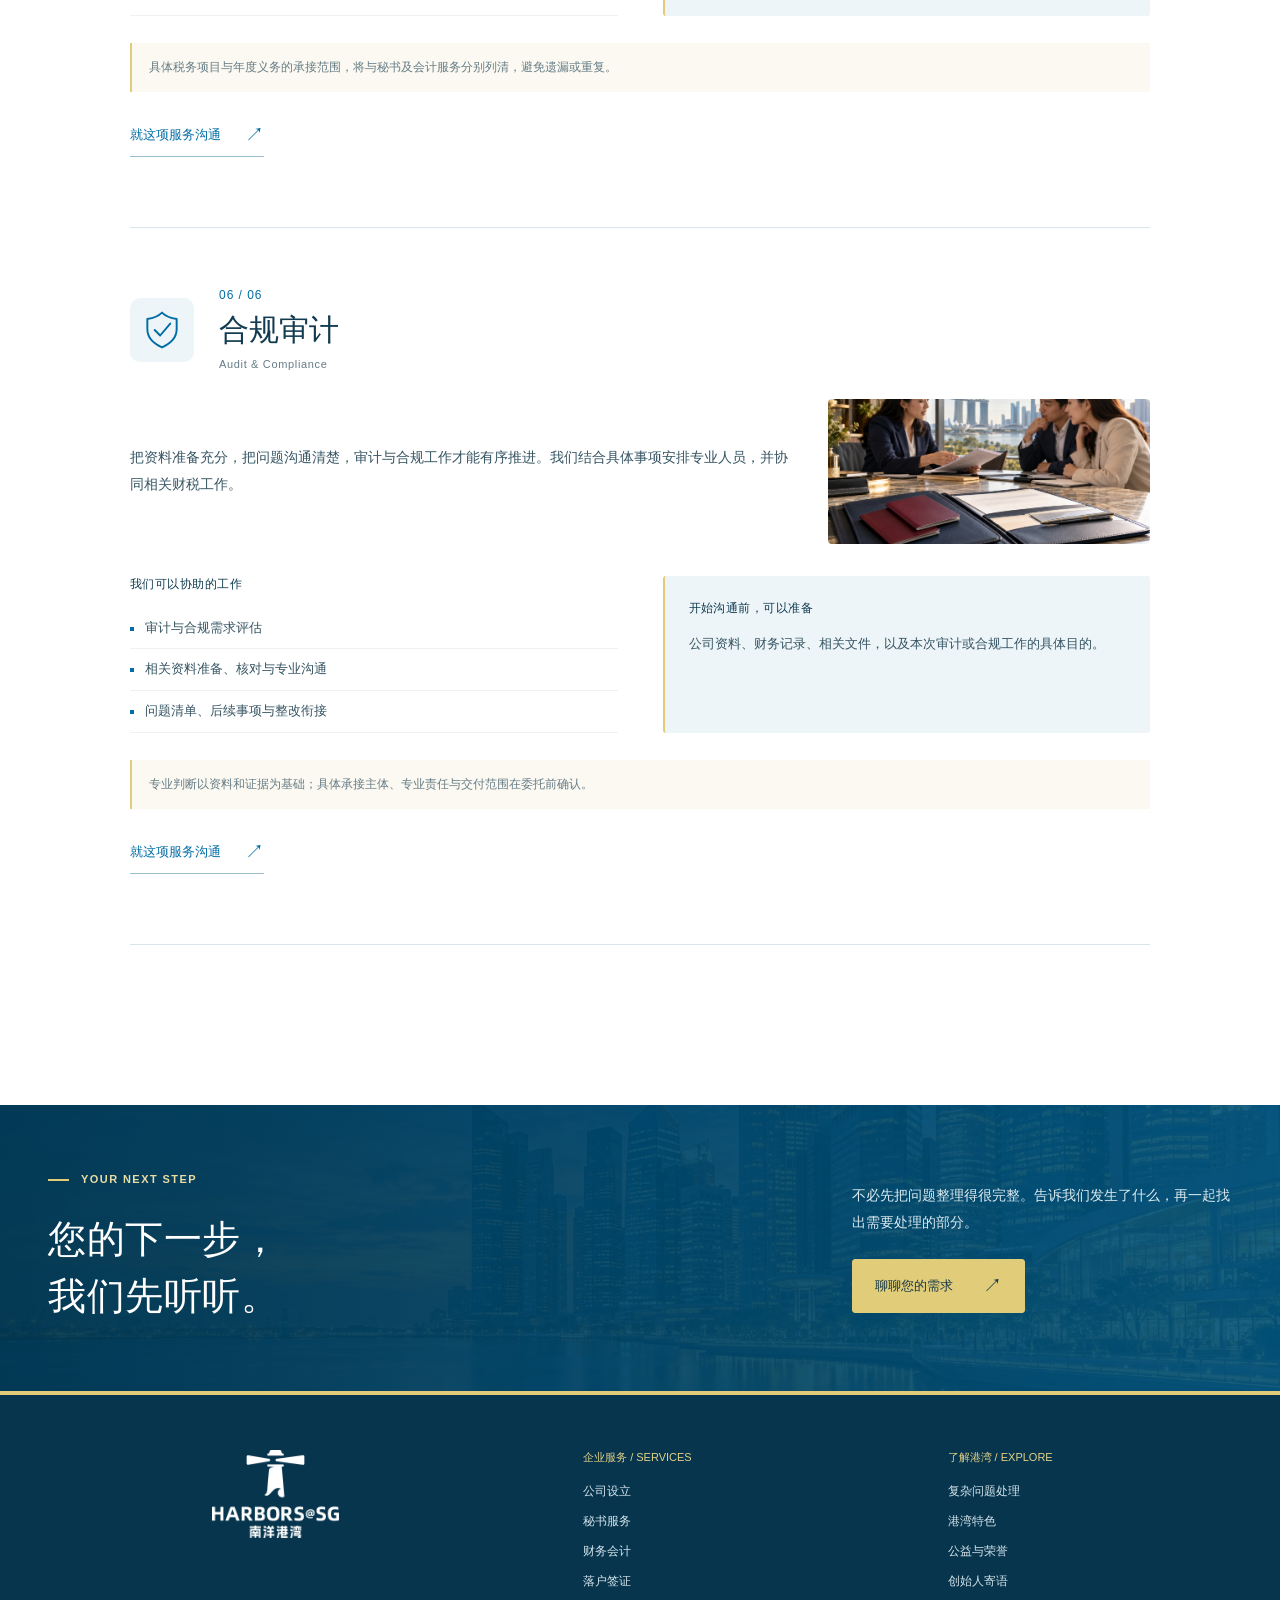
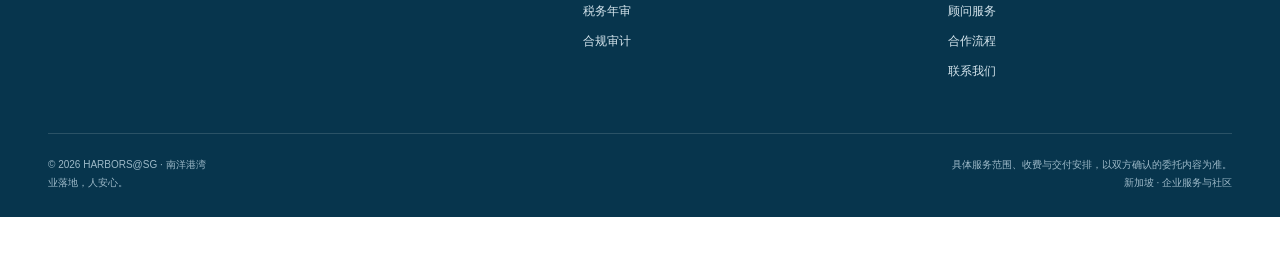
<file: services.html>
<!doctype html>
<html lang="zh-CN">
<head>
  <meta charset="utf-8"><meta name="viewport" content="width=device-width,initial-scale=1"><meta name="theme-color" content="#006da5">
  <title>企业服务 | 南洋港湾 HARBORS@SG</title>
  <meta name="description" content="查看南洋港湾的新加坡企业服务：公司设立、秘书服务、财务会计、落户签证、税务年审与合规审计。">
  <link rel="icon" type="image/png" href="assets/logo-mark.png"><link rel="stylesheet" href="styles.css?v=20261104review3"><link rel="stylesheet" href="visual-v2.css?v=20261030prod1"><link rel="stylesheet" href="content-v3.css?v=20261030prod1">
  <script src="content.js?v=20261030prod1" defer></script><script src="i18n-en.js?v=20261104review3" defer></script><script src="app.js?v=20261104review3" defer></script>
</head>
<body data-page="services">
  <a class="skip-link" href="#main">跳转到正文</a>
  <header id="site-header"></header><main id="main"></main><footer id="site-footer"></footer>
  <div id="dialog-root"></div>
  <noscript><p>请启用 JavaScript 查看网站内容。</p></noscript>
</body></html>
</file>
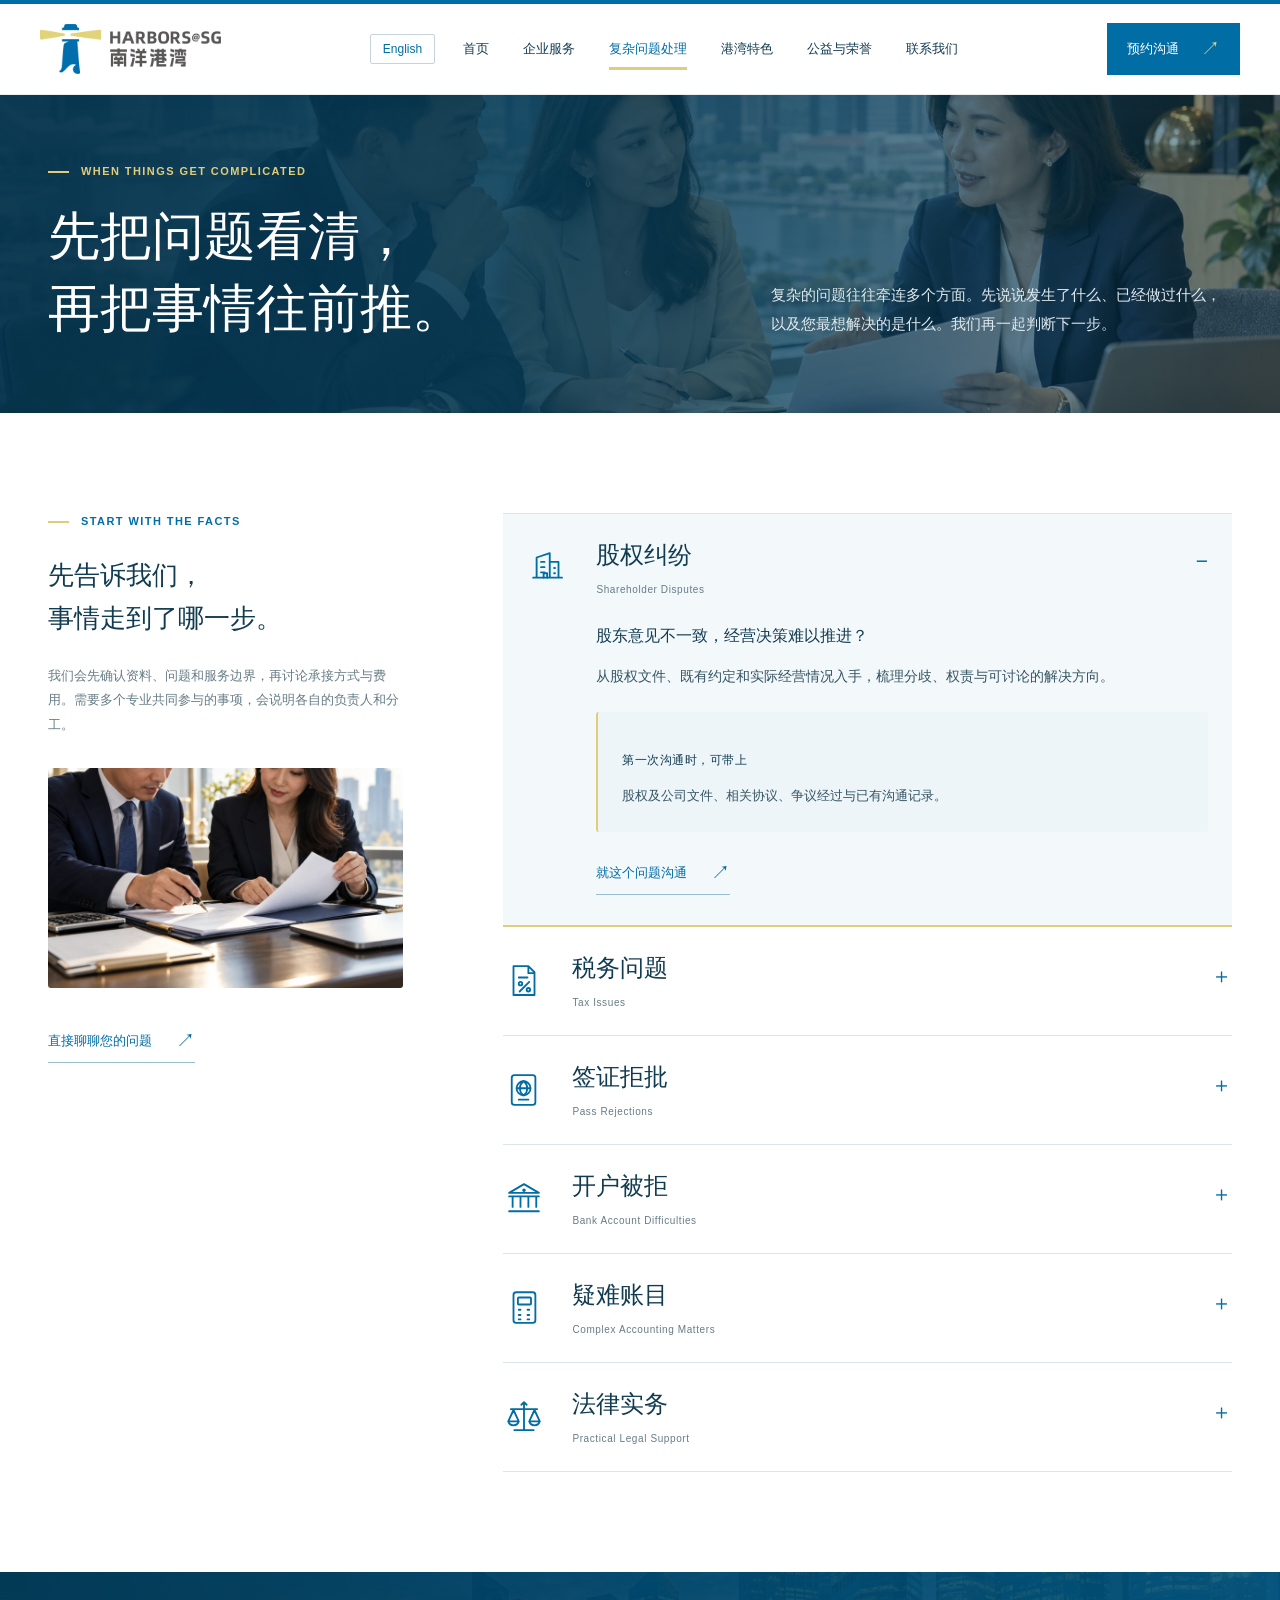
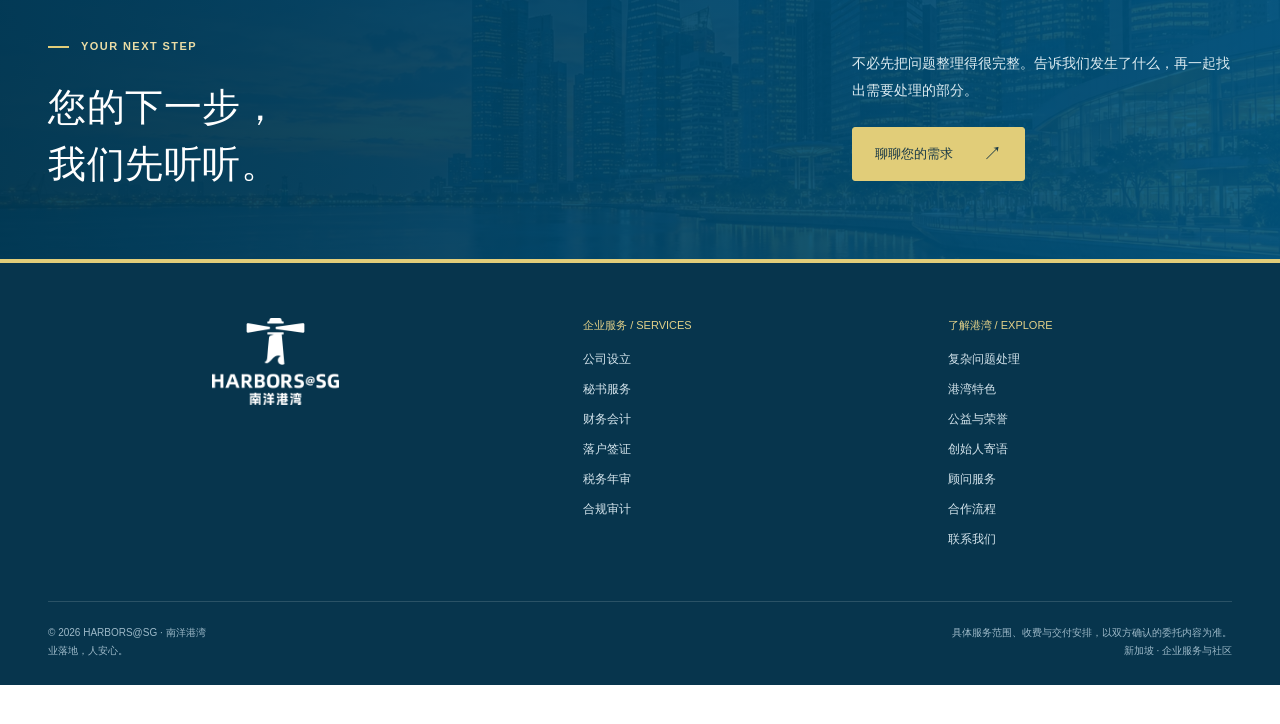
<file: solutions.html>
<!doctype html>
<html lang="zh-CN">
<head>
  <meta charset="utf-8"><meta name="viewport" content="width=device-width,initial-scale=1"><meta name="theme-color" content="#006da5">
  <title>专项问题 | 南洋港湾 HARBORS@SG</title>
  <meta name="description" content="从股权纠纷、税务问题到签证、开户、疑难账目与法律事务，了解南洋港湾的复杂问题处理方式。">
  <link rel="icon" type="image/png" href="assets/logo-mark.png"><link rel="stylesheet" href="styles.css?v=20261104review3"><link rel="stylesheet" href="visual-v2.css?v=20261030prod1"><link rel="stylesheet" href="content-v3.css?v=20261030prod1">
  <script src="content.js?v=20261030prod1" defer></script><script src="i18n-en.js?v=20261104review3" defer></script><script src="app.js?v=20261104review3" defer></script>
</head>
<body data-page="solutions">
  <a class="skip-link" href="#main">跳转到正文</a>
  <header id="site-header"></header><main id="main"></main><footer id="site-footer"></footer>
  <div id="dialog-root"></div>
  <noscript><p>请启用 JavaScript 查看网站内容。</p></noscript>
</body></html>
</file>
<file: styles.css>
@charset "UTF-8";
:root{--blue:#006da5;--ink:#173746;--gold:#ded27a;--text:#344e5b;--muted:#667c86;--line:#dce5e9;--wash:#f3f7f8;--paper:#faf9f5;--white:#fff;--max:1240px;font-family:-apple-system,BlinkMacSystemFont,"PingFang SC","Microsoft YaHei",sans-serif;color:var(--ink);background:var(--white);font-synthesis:none}
*{box-sizing:border-box}html{scroll-behavior:smooth;scroll-padding-top:120px}body{margin:0;padding-bottom:39px}a{color:inherit;text-decoration:none}button,input,select,textarea{font:inherit}button,a,input,select,textarea,summary{-webkit-tap-highlight-color:transparent}button{cursor:pointer}button:disabled{cursor:default}a:focus-visible,button:focus-visible,input:focus-visible,select:focus-visible,textarea:focus-visible,summary:focus-visible{outline:3px solid #a0bfcf;outline-offset:5px}img{display:block;max-width:100%}h1,h2,h3,p{margin:0}button{color:inherit}p{line-height:1.9}.container{width:min(var(--max),calc(100% - 96px));margin-inline:auto}.section{padding:100px 0}.section-sm{padding:65px 0}.eyebrow{color:var(--blue);font-size:11px;font-weight:600;letter-spacing:.16em;line-height:1.6;display:block;margin-bottom:23px}.muted{color:var(--muted)}.display{font-size:clamp(46px,5.5vw,78px);letter-spacing:.015em;line-height:1.23;font-weight:500;white-space:pre-line}.section-title{font-size:clamp(30px,3.4vw,46px);line-height:1.45;font-weight:500;letter-spacing:.015em;white-space:pre-line}.body-copy{font-size:15px;color:var(--text);line-height:1.95}.lead{font-size:19px;color:var(--text);line-height:1.8}.english{font-family:Arial,sans-serif;font-size:11px;letter-spacing:.06em;color:var(--muted)}.section-head{display:flex;justify-content:space-between;align-items:flex-end;gap:60px;margin-bottom:48px}.section-head .body-copy{max-width:420px}.section-head .eyebrow{margin-bottom:14px}.actions{display:flex;flex-wrap:wrap;gap:16px;margin-top:32px;align-items:center}.button{display:inline-flex;align-items:center;justify-content:center;gap:30px;min-height:49px;border:1px solid var(--blue);background:var(--blue);color:#fff;padding:13px 22px;font-size:13px;font-weight:500;transition:background .18s,transform .18s;border-radius:0}.button:hover{background:#005981;transform:translateY(-1px)}.button.secondary{background:transparent;border-color:#c6d3d9;color:var(--ink)}.button.secondary:hover{background:var(--wash)}.text-link{display:inline-flex;align-items:center;gap:24px;font-size:13px;color:var(--blue);padding:8px 0;border-bottom:1px solid #99becf}.text-link:hover{border-color:var(--blue)}.arrow{font-family:Arial,sans-serif;font-size:19px;font-weight:400}.skip-link{position:absolute;left:20px;top:-100px;background:var(--blue);color:#fff;padding:10px;z-index:100}.skip-link:focus{top:10px}
#site-header{position:sticky;top:0;background:#ffffffef;backdrop-filter:blur(12px);z-index:30;border-bottom:1px solid #e7edf0}.header-inner{width:min(1440px,calc(100% - 80px));height:94px;margin:auto;display:flex;align-items:center;justify-content:space-between;gap:35px}.brand{display:flex;align-items:center;gap:18px;flex-shrink:0}.brand img{width:181px;height:auto}.brand-descriptor{border-left:1px solid var(--line);padding-left:18px;font-size:11px;letter-spacing:.08em;color:var(--muted);line-height:1.8}.nav{display:flex;align-items:center;gap:34px}.nav a{font-size:13px;white-space:nowrap;padding:34px 0;position:relative}.nav a[aria-current=page]{color:var(--blue)}.nav a[aria-current=page]:after{content:"";position:absolute;height:2px;bottom:22px;background:var(--blue);left:0;right:0}.header-cta{display:inline-flex;align-items:center;gap:23px;color:var(--blue);border-left:1px solid var(--line);padding:10px 0 10px 25px;font-size:13px;white-space:nowrap}.menu-toggle{display:none;background:transparent;border:0;padding:12px 0;font-size:14px}.nav-wrap{display:flex;align-items:center;gap:28px}
.home-hero{position:relative;padding:62px 0 56px;overflow:hidden}.hero-grid{display:grid;grid-template-columns:1.03fr 1fr;gap:68px;align-items:center}.hero-copy .eyebrow{margin-bottom:28px}.hero-copy .display{margin-bottom:28px}.hero-copy .lead{max-width:480px;font-size:19px}.hero-copy .body-copy{max-width:455px;margin-top:17px;font-size:14px}.hero-art{position:relative;padding-bottom:26px}.hero-art:before{content:"";position:absolute;left:-22px;top:24px;width:36%;height:70%;background:var(--gold);opacity:.3;z-index:-1}.hero-art img{width:100%;height:530px;object-fit:cover;object-position:center;filter:saturate(.8)}.hero-art figcaption{position:absolute;left:0;bottom:0;font-size:11px;letter-spacing:.07em;color:var(--muted);display:flex;gap:14px;align-items:center}.hero-art figcaption:before{content:"";width:24px;height:1px;background:var(--blue)}figure{margin:0}.hero-bottom{display:flex;align-items:center;justify-content:space-between;border-top:1px solid var(--line);margin-top:52px;padding-top:22px;font-size:11px;letter-spacing:.04em;color:var(--muted)}.hero-bottom b{font-weight:500;color:var(--ink)}.hero-bottom span:last-child{text-align:right}
.services-home{background:var(--wash)}.service-grid{display:grid;grid-template-columns:repeat(3,1fr);gap:0 45px}.service-card{padding:28px 0 30px;border-top:1px solid #cad8df;display:block;transition:border-color .2s}.service-card:hover{border-color:var(--blue)}.service-card-top{display:flex;align-items:center;justify-content:space-between;margin-bottom:22px}.index-num{font-size:11px;color:var(--blue);font-family:Arial,sans-serif;letter-spacing:.08em}.service-card h3{font-size:21px;font-weight:500;line-height:1.5;margin-bottom:5px}.service-card .english{font-size:10px}.service-card p{font-size:13px;color:var(--text);margin-top:14px;max-width:310px}.service-card .arrow{color:var(--blue)}
.problem-section{display:grid;grid-template-columns:1fr 1.03fr;gap:110px;align-items:start}.problem-section .body-copy{max-width:420px;margin-top:25px}.problem-list{border-top:1px solid var(--line)}.problem-list a{display:flex;align-items:center;justify-content:space-between;gap:20px;padding:19px 0;border-bottom:1px solid var(--line);font-size:17px}.problem-list a span:first-child{display:flex;align-items:center;gap:28px}.problem-list a:hover{color:var(--blue)}.problem-list .english{display:block;font-size:10px}.approach-home{background:var(--paper);position:relative;overflow:hidden}.approach-grid{display:grid;grid-template-columns:1fr 1fr;gap:110px;align-items:center}.approach-quote{border-left:2px solid var(--gold);padding-left:28px;margin:28px 0;color:var(--text);font-size:16px;line-height:1.9}.approach-grid .body-copy{max-width:475px}.feature-lines{margin-top:30px}.feature-line{border-top:1px solid #dcded8;padding:20px 0;display:grid;grid-template-columns:100px 1fr;gap:30px}.feature-line h3{font-size:17px;font-weight:500}.feature-line p{font-size:13px;color:var(--text);line-height:1.8}.approach-mark{color:var(--blue);font-family:Georgia,serif;font-size:clamp(40px,6.6vw,86px);line-height:1.15;letter-spacing:-.035em}.approach-mark em{font-style:italic}.approach-mark:after{content:"";display:block;width:55px;height:3px;background:var(--gold);margin-top:30px}.process-grid{display:grid;grid-template-columns:repeat(4,1fr);gap:35px}.process-item{border-top:1px solid var(--line);padding-top:25px}.process-item .index-num{display:block;margin-bottom:25px}.process-item h3{font-size:19px;font-weight:500;margin-bottom:7px}.process-item p{font-size:13px;color:var(--text);margin-top:14px}.cta-section{background:var(--blue);color:#fff;padding:66px 0;position:relative;overflow:hidden}.cta-inner{display:flex;align-items:center;justify-content:space-between;gap:70px}.cta-inner .section-title{font-size:38px;line-height:1.5}.cta-right{max-width:380px}.cta-right p{font-size:14px;color:#dcebf1}.cta-section .button{background:var(--gold);color:#173746;border-color:var(--gold);margin-top:24px}.cta-section .button:hover{background:#e9df99}.cta-section .eyebrow{color:#dcebf1}.faq-wrap{display:grid;grid-template-columns:1fr 1.25fr;gap:100px}.faq-list{border-top:1px solid var(--line)}.faq-list details{border-bottom:1px solid var(--line)}summary{list-style:none;cursor:pointer}summary::-webkit-details-marker{display:none}.faq-list summary{padding:22px 30px 22px 0;font-size:15px;position:relative;line-height:1.7}.faq-list summary:after{content:"＋";position:absolute;right:0;color:var(--blue)}.faq-list details[open] summary:after{content:"−"}.faq-list details p{padding:0 30px 24px 0;font-size:13px;color:var(--text)}
.page-hero{background:var(--wash);padding:74px 0 62px}.page-hero .container{display:grid;grid-template-columns:1.15fr .85fr;gap:100px;align-items:end}.page-hero h1{font-size:clamp(40px,4.8vw,60px);line-height:1.4;font-weight:500;white-space:pre-line}.page-hero .body-copy{font-size:15px;padding-bottom:7px}.page-hero .eyebrow{margin-bottom:19px}.service-layout{display:grid;grid-template-columns:220px 1fr;gap:85px;align-items:start;padding-top:65px}.service-nav{position:sticky;top:125px}.service-nav p{font-size:10px;letter-spacing:.13em;color:var(--muted);margin-bottom:23px}.service-nav a{display:block;border-top:1px solid var(--line);padding:15px 0;font-size:13px;display:flex;gap:15px}.service-nav a:hover{color:var(--blue)}.service-detail{padding:0 0 70px;margin-bottom:60px;border-bottom:1px solid var(--line);scroll-margin-top:130px}.service-detail .detail-head{display:flex;gap:25px;align-items:baseline;margin-bottom:24px}.service-detail h2{font-size:30px;font-weight:500;margin-bottom:6px}.service-detail .index-num{font-size:12px}.service-detail>.body-copy{max-width:760px;font-size:15px}.scope-grid{display:grid;grid-template-columns:1fr 1fr;gap:45px;margin-top:32px}.small-heading{font-size:12px;letter-spacing:.04em;font-weight:600;color:var(--ink);margin-bottom:15px}.scope-list{padding:0;margin:0;list-style:none}.scope-list li{font-size:13px;line-height:1.9;padding:8px 0 8px 15px;position:relative;border-bottom:1px solid #eef1f3;color:var(--text)}.scope-list li:before{content:"";position:absolute;left:0;top:19px;width:4px;height:4px;background:var(--blue)}.prepare-box{background:var(--wash);padding:24px}.prepare-box p{font-size:13px;color:var(--text)}.boundary{border-left:2px solid var(--gold);padding-left:16px;font-size:12px;color:var(--muted);margin-top:27px;line-height:1.9}.service-detail .text-link{margin-top:22px}
.solution-layout{display:grid;grid-template-columns:1fr 2.05fr;gap:100px;align-items:start}.solution-aside{position:sticky;top:130px}.solution-aside h2{font-size:26px;line-height:1.65;font-weight:500;margin-bottom:24px}.solution-aside p{font-size:13px;color:var(--muted)}.solution-details{border-top:1px solid var(--line)}.solution-details>details{border-bottom:1px solid var(--line);scroll-margin-top:125px}.solution-details summary{padding:25px 36px 25px 0;position:relative;display:grid;grid-template-columns:30px 1fr;gap:22px;align-items:baseline}.solution-details summary h2{font-size:24px;font-weight:500;margin-bottom:8px}.solution-details summary .english{font-size:10px}.solution-details summary:after{content:"＋";position:absolute;right:0;top:35px;color:var(--blue);font-size:21px}.solution-details details[open] summary:after{content:"−"}.solution-body{padding:0 0 30px 52px}.solution-body h3{font-size:16px;font-weight:500;line-height:1.8;margin:0 0 12px}.solution-body p{font-size:14px;color:var(--text)}.solution-body .prepare-box{margin-top:22px}.solution-body .prepare-box p{font-size:13px}.solution-body .text-link{margin-top:20px}
.about-story{display:grid;grid-template-columns:1fr 1fr;gap:100px;align-items:center}.story-art img{width:100%;height:400px;object-fit:cover;filter:saturate(.65)}.story-art figcaption{font-size:10px;color:var(--muted);line-height:1.7;margin-top:11px}.story-copy .body-copy{margin-top:28px}.about-features{background:var(--paper)}.feature-grid{display:grid;grid-template-columns:1fr 1fr;gap:70px;margin-top:50px}.feature-item{border-top:1px solid #d5d9d5;padding-top:27px;display:grid;grid-template-columns:40px 1fr;gap:22px}.feature-item h3{font-size:25px;font-weight:500;margin-bottom:8px}.feature-item .body-copy{margin-top:19px;font-size:14px}.principle-grid{display:grid;grid-template-columns:repeat(4,1fr);gap:35px;margin-top:45px}.principle-grid h3{font-size:17px;font-weight:500;margin-bottom:13px}.principle-grid p{font-size:13px;color:var(--text)}.people-banner{background:var(--wash);padding:65px 0}.people-banner .container{display:grid;grid-template-columns:1fr 1fr;gap:100px;align-items:center}
.contact-section{padding-top:65px}.contact-layout{display:grid;grid-template-columns:.85fr 1.15fr;gap:100px;align-items:start}.channel-grid{display:grid;grid-template-columns:1fr 1fr;gap:35px 30px;margin-top:38px}.channel{padding-top:17px;border-top:1px solid var(--line)}.channel h3{font-size:12px;color:var(--muted);font-weight:400;margin-bottom:12px}.channel p{font-size:14px;overflow-wrap:anywhere}.contact-aside .body-copy{font-size:13px;max-width:360px}.contact-form{background:var(--wash);padding:36px}.contact-form h2{font-size:24px;font-weight:500;margin-bottom:12px}.preview-note{font-size:11px;color:var(--muted);line-height:1.8;margin-bottom:27px}.form-grid{display:grid;grid-template-columns:1fr 1fr;gap:20px}.field{display:flex;flex-direction:column;gap:9px;min-width:0}.field.full{grid-column:1/-1}.field label{font-size:12px;color:var(--text)}.field input,.field select,.field textarea{width:100%;min-width:0;background:#fff;border:1px solid #d4dfe4;border-radius:0;padding:12px 13px;font-size:14px;color:var(--ink);line-height:1.5}.field textarea{min-height:120px;resize:vertical}.form-check{display:flex;gap:10px;align-items:flex-start;font-size:11px;color:var(--muted);line-height:1.8;margin:20px 0}.form-check input{margin-top:4px;flex-shrink:0}.contact-form .button{width:100%;gap:24px}.dialog{width:min(600px,calc(100% - 32px));border:1px solid var(--line);padding:30px;background:#fff;color:var(--ink)}.dialog::backdrop{background:#17374670}.dialog h2{font-size:23px;font-weight:500;margin-bottom:16px}.dialog p{font-size:13px}.dialog pre{font-family:inherit;font-size:14px;white-space:pre-wrap;line-height:1.8;background:var(--wash);padding:20px;max-height:50vh;overflow:auto}.dialog .actions{margin-top:22px}.dialog-status{font-size:12px;color:var(--blue);margin-top:12px}
#site-footer{padding:55px 0 25px;background:#f6f8f9;border-top:1px solid var(--line)}.footer-top{display:grid;grid-template-columns:1.6fr 1fr 1fr;gap:80px;padding-bottom:40px}.footer-brand img{width:185px;margin-bottom:20px}.footer-brand p{font-size:12px;line-height:1.9;max-width:300px;color:var(--muted)}.footer-column h3{font-size:11px;font-weight:500;color:var(--muted);margin-bottom:18px}.footer-column a{display:block;font-size:12px;margin:13px 0}.footer-column a:hover{color:var(--blue)}.footer-bottom{padding-top:22px;border-top:1px solid var(--line);display:flex;justify-content:space-between;gap:30px;font-size:10px;color:var(--muted);line-height:1.8}.footer-bottom span:last-child{max-width:550px;text-align:right}.review-bar{position:fixed;bottom:0;left:0;right:0;z-index:40;min-height:39px;background:#fff;border-top:1px solid var(--line);display:flex;align-items:center;justify-content:space-between;padding:8px 28px;gap:12px;font-size:11px;color:var(--muted)}.review-bar a{color:var(--blue);white-space:nowrap}.review-dot{display:inline-block;width:5px;height:5px;background:var(--gold);border-radius:50%;margin-right:7px}.review-bar .bar-links{display:flex;gap:20px}
.review-hero{padding:42px 0 32px;background:var(--wash);border-bottom:1px solid var(--line)}.review-hero h1{font-size:28px;font-weight:500;margin-bottom:12px}.review-hero p{font-size:13px;color:var(--text)}.review-toolbar{display:flex;align-items:center;gap:10px;flex-wrap:wrap;margin-top:22px}.review-toolbar button,.review-toolbar .button{font-size:12px;min-height:40px;padding:10px 16px;gap:12px}.review-save-status{font-size:11px;color:var(--blue);line-height:1.8}.review-layout{display:grid;grid-template-columns:190px 1fr;gap:55px;padding-top:38px;padding-bottom:70px}.review-sidebar{position:sticky;top:122px;display:flex;flex-direction:column;gap:4px}.review-sidebar button{text-align:left;background:transparent;border:0;border-left:2px solid transparent;padding:11px 15px;font-size:13px}.review-sidebar button.active{border-left-color:var(--blue);background:var(--wash);color:var(--blue)}.review-tabs{display:flex;gap:26px;border-bottom:1px solid var(--line);margin-bottom:28px;flex-wrap:wrap}.review-tabs button{border:0;background:transparent;padding:0 0 14px;font-size:13px;color:var(--muted)}.review-tabs button.active{color:var(--blue);border-bottom:2px solid var(--blue)}.editor-field{margin-bottom:24px}.editor-field label{display:block;font-size:12px;color:var(--text);margin-bottom:9px;font-weight:500}.editor-field textarea{width:100%;padding:13px 15px;border:1px solid #d5e0e5;resize:vertical;font-size:14px;line-height:1.8;min-height:70px;color:var(--ink);background:#fff}.editor-field textarea.modified{border-left:3px solid var(--blue)}.editor-section-title{font-size:21px;font-weight:500;margin-bottom:25px}.review-item{border-bottom:1px solid var(--line);padding:0 0 27px;margin-bottom:27px}.review-item label{display:flex;gap:12px;font-size:15px;line-height:1.8;align-items:flex-start}.review-item input{margin-top:7px;flex-shrink:0}.review-item p{font-size:12px;color:var(--muted);margin:12px 0}.review-item textarea{width:100%;min-height:75px;font:inherit;font-size:13px;padding:12px;border:1px solid var(--line);resize:vertical;line-height:1.8}.source-row{margin-top:23px;border-top:1px solid var(--line);padding-top:20px}.source-row h3{font-size:14px;font-weight:500}.source-row p{font-size:12px;color:var(--muted);margin-top:9px}.review-warning{padding:16px 18px;background:var(--paper);font-size:12px;line-height:1.9;margin-bottom:25px}.import-error{color:#a34232;font-size:12px;line-height:1.8}.changes-list{display:grid;gap:18px}.change-row{border-top:1px solid var(--line);padding-top:16px}.change-row h3{font-size:12px;font-weight:500;margin-bottom:10px}.change-row del{font-size:12px;color:var(--muted);display:block;line-height:1.8}.change-row p{font-size:13px;color:var(--ink);white-space:pre-line}
@media(min-width:1600px){.hero-art img{height:570px}.home-hero{padding-top:75px}.hero-grid{gap:90px}}
@media(max-width:1100px){.container{width:calc(100% - 64px)}.header-inner{width:calc(100% - 56px);gap:20px}.brand-descriptor{display:none}.nav{gap:23px}.nav-wrap{gap:23px}.hero-grid{gap:38px}.hero-art img{height:480px}.hero-copy .display{font-size:65px}.hero-copy .lead{font-size:17px}.service-grid{gap:0 30px}.problem-section,.approach-grid,.faq-wrap,.page-hero .container,.about-story,.contact-layout,.solution-layout{gap:55px}.service-layout{gap:50px;grid-template-columns:180px 1fr}.footer-top{gap:50px}.section{padding:80px 0}.section-head{gap:45px}.section-title{font-size:36px}.process-grid{gap:24px}.feature-grid{gap:40px}}
@media(max-width:800px){.header-inner{height:80px}.brand img{width:163px}.header-cta{display:none}.menu-toggle{display:block}.nav-wrap{display:block}.nav{display:none;position:absolute;top:80px;left:0;right:0;background:white;padding:10px 28px 25px;border-bottom:1px solid var(--line)}.nav.open{display:flex;flex-direction:column;align-items:stretch;gap:0}.nav a{padding:15px 0;border-bottom:1px solid #eef2f4}.nav a[aria-current=page]:after{display:none}.hero-grid{gap:32px;grid-template-columns:1fr 1fr}.hero-copy .display{font-size:53px}.hero-copy .lead{font-size:16px}.hero-copy .body-copy{font-size:12px;line-height:1.85}.hero-art img{height:445px}.hero-copy .actions{gap:14px}.hero-copy .button{min-height:44px;gap:12px;padding:12px;font-size:12px}.hero-copy .text-link{font-size:12px}.hero-bottom{font-size:10px;gap:25px}.service-grid{grid-template-columns:1fr 1fr}.section-head{align-items:start}.section-title{font-size:31px}.section-head .body-copy{max-width:310px;font-size:13px}.problem-section,.approach-grid{gap:45px}.approach-mark{font-size:50px}.process-grid,.principle-grid{grid-template-columns:1fr 1fr;gap:35px}.cta-inner{gap:40px}.cta-inner .section-title{font-size:31px}.faq-wrap{gap:45px;grid-template-columns:.8fr 1.2fr}.page-hero .container{gap:40px;grid-template-columns:1fr 1fr}.page-hero h1{font-size:43px}.page-hero .body-copy{font-size:13px}.service-layout{display:block}.service-nav{position:static;display:flex;gap:0 22px;flex-wrap:wrap;margin-bottom:50px}.service-nav p{width:100%;margin:0 0 8px}.service-nav a{font-size:12px;padding:12px 0}.scope-grid{gap:30px}.solution-layout{grid-template-columns:1fr;gap:35px}.solution-aside{position:static;max-width:550px}.about-story{gap:40px}.story-art img{height:370px}.feature-item{gap:14px;grid-template-columns:26px 1fr}.people-banner .container{gap:40px}.contact-layout{grid-template-columns:.8fr 1.2fr;gap:40px}.contact-form{padding:26px}.channel-grid{grid-template-columns:1fr}.form-grid{grid-template-columns:1fr}.field.full{grid-column:auto}.footer-top{gap:35px;grid-template-columns:1.5fr 1fr 1fr}.review-layout{grid-template-columns:150px 1fr;gap:30px}.review-sidebar button{padding:11px;font-size:12px}}
@media(max-width:600px){.container{width:calc(100% - 40px)}.header-inner{width:calc(100% - 40px);height:74px}.brand img{width:153px}.nav{top:74px;padding-inline:20px}.home-hero{padding:36px 0 32px}.hero-grid{grid-template-columns:1fr;gap:34px}.hero-copy .eyebrow{font-size:10px;margin-bottom:22px}.hero-copy .display{font-size:59px;margin-bottom:22px}.hero-copy .lead{font-size:17px;max-width:360px}.hero-copy .body-copy{font-size:13px;max-width:none}.hero-copy .actions{margin-top:27px;gap:22px}.hero-copy .button{font-size:13px;padding:12px 17px;gap:25px}.hero-art img{height:330px;object-position:center 61%}.hero-art figcaption{font-size:10px}.hero-bottom{margin-top:30px;padding-top:18px;display:block;line-height:1.8}.hero-bottom span{display:block}.hero-bottom span:last-child{text-align:left;margin-top:5px}.section{padding:57px 0}.section-sm{padding:42px 0}.section-title{font-size:30px;line-height:1.5}.section-head{display:block;margin-bottom:32px}.section-head .body-copy{max-width:none;margin-top:21px}.eyebrow{font-size:10px;margin-bottom:18px}.service-grid{gap:0 25px}.service-card{padding:21px 0 24px}.service-card-top{margin-bottom:16px}.service-card h3{font-size:19px}.service-card .english{font-size:9px;letter-spacing:0}.service-card p{font-size:12px;line-height:1.85;margin-top:11px}.problem-section,.approach-grid,.faq-wrap{grid-template-columns:1fr;gap:32px}.problem-section .body-copy{font-size:13px;margin-top:20px}.problem-list a{font-size:16px;padding:18px 0}.approach-mark{font-size:64px;margin-top:5px;line-height:1.1}.approach-mark:after{margin-top:20px;width:40px}.approach-quote{font-size:15px;margin:23px 0;padding-left:20px}.approach-grid .body-copy{font-size:13px}.feature-line{grid-template-columns:80px 1fr;gap:20px}.feature-line h3{font-size:16px}.feature-line p{font-size:12px}.process-grid{gap:30px 25px}.process-item{padding-top:20px}.process-item .index-num{margin-bottom:18px}.process-item h3{font-size:17px}.process-item p{font-size:12px;line-height:1.9}.cta-section{padding:50px 0}.cta-inner{display:block}.cta-inner .section-title{font-size:31px}.cta-right{margin-top:22px;max-width:none}.cta-right p{font-size:13px}.faq-wrap{gap:28px}.faq-list summary{font-size:14px;padding-top:19px;padding-bottom:19px}.faq-list details p{font-size:12px}.page-hero{padding:43px 0 37px}.page-hero .container{grid-template-columns:1fr;gap:25px}.page-hero h1{font-size:39px}.page-hero .body-copy{font-size:13px}.page-hero .eyebrow{margin-bottom:17px}.service-layout{padding-top:35px}.service-nav{gap:0 20px;margin-bottom:35px}.service-nav p{font-size:9px}.service-nav a{font-size:12px;gap:9px}.service-detail{padding-bottom:40px;margin-bottom:40px}.service-detail .detail-head{gap:18px;margin-bottom:20px}.service-detail h2{font-size:27px}.service-detail>.body-copy{font-size:13px}.scope-grid{grid-template-columns:1fr;gap:23px;margin-top:24px}.scope-list li{font-size:13px}.prepare-box{padding:21px}.boundary{font-size:11px}.solution-layout{gap:28px}.solution-aside h2{font-size:23px;margin-bottom:15px}.solution-aside p{font-size:12px}.solution-details summary{gap:16px;grid-template-columns:24px 1fr;padding-top:22px;padding-bottom:22px}.solution-details summary h2{font-size:23px}.solution-body{padding-left:40px}.solution-body h3{font-size:15px}.solution-body p{font-size:13px}.about-story{grid-template-columns:1fr;gap:35px}.story-art img{height:270px}.story-art figcaption{font-size:9px}.story-copy .body-copy{font-size:13px;margin-top:22px}.feature-grid{grid-template-columns:1fr;gap:32px;margin-top:32px}.feature-item h3{font-size:23px}.feature-item .body-copy{font-size:13px;margin-top:15px}.principle-grid{gap:30px 22px;margin-top:32px}.principle-grid h3{font-size:16px}.principle-grid p{font-size:12px}.people-banner{padding:50px 0}.people-banner .container{grid-template-columns:1fr;gap:25px}.people-banner .body-copy{font-size:13px}.contact-section{padding-top:36px}.contact-layout{grid-template-columns:1fr;gap:38px}.channel-grid{grid-template-columns:1fr 1fr;gap:25px;margin-top:25px}.channel p{font-size:13px}.contact-aside .body-copy{max-width:none}.contact-form{padding:24px 20px}.contact-form h2{font-size:22px}.field input,.field select,.field textarea{font-size:16px}.footer-top{grid-template-columns:1fr 1fr;gap:32px}.footer-brand{grid-column:1/-1}.footer-brand img{width:170px;margin-bottom:17px}.footer-brand p{max-width:none}.footer-top{padding-bottom:30px}.footer-bottom{display:block;font-size:9px}.footer-bottom span{display:block}.footer-bottom span:last-child{text-align:left;margin-top:10px}#site-footer{padding-top:40px}.review-bar{font-size:10px;padding:9px 14px;min-height:39px}.review-bar .bar-links{gap:13px}.bar-date{display:none}.review-hero{padding:30px 0}.review-hero h1{font-size:25px}.review-layout{grid-template-columns:1fr;gap:28px;padding-top:25px}.review-sidebar{position:static;display:grid;grid-template-columns:repeat(3,1fr);gap:0}.review-sidebar button{font-size:12px;padding:10px}.review-tabs{gap:23px}.review-tabs button{font-size:12px}.editor-field textarea{font-size:16px}.review-save-status{display:block;width:100%}.review-item label{font-size:14px}.review-item textarea{font-size:16px}.dialog{padding:24px}.dialog h2{font-size:22px}.dialog .button{font-size:12px;padding:12px 15px}}
@media(prefers-reduced-motion:reduce){html{scroll-behavior:auto}*,*:before,*:after{transition:none!important;animation:none!important}}
@media print{#site-header,#review-bar,.review-sidebar,.review-toolbar{display:none}body{padding:0}.container{width:100%}.section{padding:30px 0}.review-layout{display:block}.review-hero{background:white}.cta-section{background:white;color:var(--ink)}a{color:inherit}.service-nav{position:static}.hero-art img{height:350px}h1,h2,h3{break-after:avoid}article,details{break-inside:avoid}}
.service-overview{background:var(--wash)}.service-overview-grid{row-gap:12px}.service-overview-grid .service-card{padding:26px 0 28px}.service-overview-grid .service-symbol{color:var(--blue)}.service-card-action{display:inline-flex;align-items:center;gap:10px;margin-top:13px;font-size:12px;color:var(--blue)}.service-overview-grid .service-card:hover .service-card-action{gap:15px}.service-details-section{padding-top:72px}.service-details-list{max-width:1020px}.service-detail{scroll-margin-top:110px}.service-detail .detail-head{align-items:center}.service-detail .detail-head>div>.index-num{display:block;margin-bottom:8px}.service-detail .detail-head h2{margin-bottom:3px}
.nav-tools{display:flex;align-items:center;gap:18px}.language-switch{display:flex;align-items:center;gap:5px;white-space:nowrap;color:var(--muted);font-size:11px}.language-switch button{border:0;background:transparent;padding:6px 2px;color:inherit;font-size:inherit}.language-switch button[aria-pressed="true"]{color:var(--blue);font-weight:700}.language-switch button:hover{color:var(--blue)}
@media(max-width:800px){.nav-tools{justify-content:flex-end;gap:18px}.nav-wrap{min-width:148px}.menu-toggle{font-size:13px}.language-switch{font-size:11px}}
/* Single language toggle; English mode suppresses duplicate subtitle translations. */
button.language-switch{appearance:none;border:1px solid #c6d3d9;background:transparent;border-radius:2px;padding:7px 12px;color:var(--blue);font-size:12px;line-height:1.2;white-space:nowrap}
button.language-switch:hover{background:var(--wash)}
body.is-english .english{display:none!important}
body.is-english .approach-note .english{display:block!important}
</file>
<file: visual-v2.css>
/* V2: Harbor business imagery, blue/gold surfaces and purpose-built line icons. */
:root{--ink:#113b50;--blue:#006da5;--gold:#e1cd79;--text:#355462;--wash:#f0f6f9;--paper:#f7f4eb}
#site-header{border-top:4px solid var(--blue);box-shadow:0 3px 18px #17374608}.header-inner{height:90px}.header-cta{padding:13px 20px;background:var(--blue);color:#fff;border:0;gap:22px}.header-cta .arrow{color:var(--gold)}.header-cta:hover{background:#005981}.nav a[aria-current=page]:after{background:var(--gold);height:3px}.eyebrow{letter-spacing:.13em}.eyebrow:before{content:"";width:21px;height:2px;background:var(--gold);display:inline-block;vertical-align:middle;margin-right:12px}.section-title{font-weight:550}.business-icon{width:48px;height:48px;flex-shrink:0;display:block;color:inherit}.button{border-radius:3px}.button.secondary{background:#ffffff08}.button:hover{box-shadow:0 6px 15px #002f4922}.v2-hero{padding:0;min-height:635px;isolation:isolate;background:#07384e;display:flex;align-items:center;overflow:hidden}.hero-city{position:absolute;inset:0;width:100%;height:100%;object-fit:cover;object-position:center 55%;z-index:-3}.hero-shade{position:absolute;inset:0;background:linear-gradient(90deg,#032c44f2 0%,#05344bd9 28%,#05344b84 53%,#05344b18 80%),linear-gradient(0deg,#002f4966,transparent 50%);z-index:-2}.hero-wrap{position:relative;padding-top:61px;padding-bottom:98px;display:flex;align-items:center;justify-content:space-between;gap:50px}.v2-hero .hero-copy{max-width:590px}.v2-hero .eyebrow{color:#f3e3a5;font-size:11px;letter-spacing:.2em;margin-bottom:25px}.v2-hero .display{font-size:clamp(58px,5.5vw,80px);color:#fff;font-weight:550;margin-bottom:23px;letter-spacing:.035em;line-height:1.23}.v2-hero .lead{color:#fff;font-size:20px;max-width:520px;line-height:1.8}.v2-hero .body-copy{color:#d1e2e9;font-size:14px;line-height:1.9;max-width:475px;margin-top:15px}.v2-hero .actions{margin-top:29px;gap:14px}.v2-hero .button{background:var(--gold);color:#153d50;border-color:var(--gold);font-weight:600;min-height:48px;padding:13px 22px}.v2-hero .button.secondary{background:#ffffff0d;border-color:#b5d2df88;color:white}.v2-hero .button:hover{background:#efdfa2}.v2-hero .button.secondary:hover{background:#ffffff24}.hero-service-line{margin-top:28px;color:#d7e7ed;font-size:11px;letter-spacing:.04em}.hero-service-line span{color:var(--gold);margin:0 10px}.hero-location{align-self:flex-end;margin-bottom:20px;color:white;text-align:right;text-shadow:0 1px 12px #00263788}.hero-location span{display:block;font-size:10px;letter-spacing:.12em;line-height:1.8}.hero-location span:first-child{font-size:29px;letter-spacing:.18em;font-family:Georgia,serif;margin-bottom:7px}.stage-rail{display:grid;grid-template-columns:repeat(3,1fr);margin-top:-48px;position:relative;z-index:5;background:white;border-radius:5px;box-shadow:0 12px 34px #123d531a;border-bottom:3px solid var(--gold);overflow:hidden}.stage-rail>a{padding:27px 29px;display:flex;align-items:center;gap:19px;border-right:1px solid #e1ebf0}.stage-rail>a:last-child{border-right:0}.stage-rail>a:hover{background:#f1f7fa}.stage-icon{padding:11px;color:var(--blue);background:#edf5f9;border-radius:10px;position:relative;flex-shrink:0}.stage-icon:after{content:"";position:absolute;width:11px;height:11px;border-radius:50%;background:var(--gold);right:6px;top:6px;opacity:.85}.stage-icon .business-icon{width:39px;height:39px}.stage-rail h2{font-size:19px;font-weight:600;margin-top:3px;line-height:1.6}.stage-rail .english{font-size:9px;letter-spacing:.1em;color:var(--blue)}.stage-rail p{font-size:11px;color:var(--muted);line-height:1.7;margin-top:5px}.stage-rail .arrow{margin-left:auto;color:var(--blue)}
.business-services{background:linear-gradient(180deg,#fff 0%,#f1f7fa 100%);padding-top:85px}.business-services .service-grid{gap:23px}.business-services .service-card{position:relative;border:1px solid #d8e5ec;border-top:3px solid #93b5c7;background:white;border-radius:5px;padding:28px 27px 24px;box-shadow:0 4px 18px #00416b06;transition:transform .18s,box-shadow .18s,border-color .18s}.business-services .service-card:hover{transform:translateY(-4px);border-color:var(--blue);box-shadow:0 12px 30px #00416b14}.business-services .service-card-top{margin-bottom:20px;align-items:flex-start}.service-symbol{width:67px;height:67px;border-radius:12px;background:#edf5f9;display:flex;align-items:center;justify-content:center;color:var(--blue);position:relative}.service-symbol:after{content:"";width:15px;height:15px;border-radius:50%;background:var(--gold);position:absolute;right:4px;top:4px;opacity:.85}.service-symbol .business-icon{position:relative;z-index:1;width:46px;height:46px}.business-services .index-num{font-size:11px;color:#8ca4b0;padding-top:4px}.business-services .service-card h3{font-size:23px;font-weight:550;margin-bottom:5px}.business-services .service-card .english{font-size:10px;color:#6e8693}.business-services .service-card p{font-size:13px;line-height:1.85;margin-top:16px;max-width:none}.service-card-action{display:flex;align-items:center;justify-content:space-between;color:var(--blue);font-size:11px;margin-top:22px;padding-top:16px;border-top:1px solid #e4edf2}.service-card-action .arrow{font-size:18px}.problem-business{background:white}.problem-showcase{display:grid;grid-template-columns:.93fr 1.07fr;gap:80px;align-items:center}.problem-photo{position:relative;padding:0 18px 22px 0}.problem-photo:after{content:"";position:absolute;right:0;bottom:0;width:45%;height:60%;background:#dfcd79;z-index:0}.problem-photo>img{position:relative;z-index:1;width:100%;height:540px;object-fit:cover;object-position:54% center;border-radius:4px}.problem-photo figcaption{position:absolute;bottom:22px;left:0;right:18px;z-index:2;padding:26px 30px;background:linear-gradient(0deg,#06344feb,#06344fa3)}.problem-photo figcaption span{font-family:Arial,sans-serif;display:block;font-size:9px;letter-spacing:.17em;color:var(--gold);margin-bottom:8px}.problem-photo figcaption b{font-size:19px;color:white;font-weight:500;line-height:1.6}.problem-copy>.body-copy{font-size:14px;margin-top:23px;margin-bottom:25px}.problem-list{display:grid;grid-template-columns:1fr 1fr;gap:0 28px;border-top:0}.problem-list a{padding:16px 0;font-size:16px;border-top:1px solid var(--line);border-bottom:0}.problem-list a span:first-child{gap:12px}.problem-symbol{color:var(--blue);display:block;font-style:normal}.problem-symbol .business-icon{width:32px;height:32px}.problem-list a>.arrow{font-size:16px}.problem-copy>.text-link{margin-top:18px}.business-approach{background:#073c57;overflow:hidden;position:relative}.business-approach:before{content:"";position:absolute;right:-10%;top:-20%;width:55%;height:150%;background:linear-gradient(130deg,#1177a53d,transparent);transform:skew(-18deg)}.business-approach .approach-grid{position:relative;gap:90px}.business-approach .eyebrow{color:var(--gold)}.business-approach .section-title{color:white}.business-approach .body-copy{color:#d3e2e9;font-size:14px}.approach-collage{position:relative;padding:0 36px 65px 0}.approach-collage>img{width:100%;height:400px;object-fit:cover;border-radius:4px}.approach-note{position:absolute;right:0;bottom:0;background:var(--gold);padding:29px 35px;min-width:68%;border-radius:3px;box-shadow:0 7px 20px #052b4333}.approach-note .english{font-size:9px;color:#4d5960;letter-spacing:.13em}.approach-note p{font-size:27px;font-weight:550;line-height:1.65;margin-top:11px;color:#153d50}.gold-line{display:block;width:37px;height:2px;background:#43758c;margin-top:19px}.business-approach .feature-lines{display:grid;grid-template-columns:1fr 1fr;gap:18px;margin-top:28px;margin-bottom:16px}.business-approach .feature-line{display:flex;align-items:flex-start;gap:16px;padding:21px 18px;background:#ffffff0b;border:1px solid #ffffff27;border-radius:4px}.feature-symbol{display:block;color:var(--blue)}.feature-symbol .business-icon{width:44px;height:44px}.business-approach .feature-symbol{color:var(--gold)}.business-approach .feature-line h3{color:white;font-size:17px;margin-bottom:8px;font-weight:500}.business-approach .feature-line p{color:#c9dee8;font-size:12px;line-height:1.8}.business-approach .text-link{color:var(--gold);border-color:#d9cf8c77}.process-grid{gap:28px}.process-item{border:1px solid #dde8ee;border-radius:5px;background:#fff;padding:25px 24px;box-shadow:0 4px 16px #083b5005}.process-top{display:flex;align-items:center;justify-content:space-between;gap:10px;margin-bottom:20px}.process-symbol{display:block;color:var(--blue)}.process-symbol .business-icon{width:42px;height:42px}.process-item .index-num{margin-bottom:0;font-size:20px;color:#a6bbc6}.process-item h3{font-size:20px;font-weight:550}.process-item p{font-size:13px}.business-process{background:#f8fafb}.cta-section{isolation:isolate;background:#005c8a;padding:66px 0}.cta-section:before{content:"";position:absolute;inset:0;background:linear-gradient(90deg,#003954f0,#005580e8),url("assets/business-city.webp") center 62%/cover;z-index:-1}.cta-section .section-title{font-weight:550}.cta-section .button{border-radius:3px}.cta-section .eyebrow{color:#eadca5}
.v2-page-hero{position:relative;background:#063b56;isolation:isolate;overflow:hidden;padding:68px 0}.page-scene{position:absolute;inset:0;width:100%;height:100%;object-fit:cover;object-position:center 45%;z-index:-3}.page-shade{position:absolute;inset:0;z-index:-2;background:linear-gradient(90deg,#03324bf2 5%,#063b56df 40%,#063b56a6 74%,#063b5669)}.v2-page-hero .eyebrow{color:var(--gold)}.v2-page-hero h1{color:#fff;font-size:52px;line-height:1.4;font-weight:550}.v2-page-hero .body-copy{color:#e0eaf0;font-size:15px;line-height:1.9}.service-nav{padding:23px 21px;background:#edf5f9;border-left:3px solid var(--gold);border-radius:3px}.service-nav p{line-height:1.8;font-size:9px;color:#69818e}.service-nav a{padding:15px 0;border-color:#d4e3eb;font-size:13px}.service-nav a:hover{font-weight:550}.service-layout{grid-template-columns:225px 1fr;gap:65px}.detail-symbol{display:flex;align-items:center;justify-content:center;background:#edf5f9;color:var(--blue);width:64px;height:64px;border-radius:10px;flex-shrink:0}.detail-symbol .business-icon{width:44px;height:44px}.service-detail .detail-head{align-items:center;margin-bottom:27px}.detail-intro-grid{display:grid;grid-template-columns:1.35fr .65fr;gap:30px;align-items:center}.detail-intro-grid>.body-copy{font-size:14px}.detail-intro-grid>img{width:100%;height:145px;object-fit:cover;border-radius:4px}.prepare-box{background:#edf5f9;border-left:2px solid var(--gold);border-radius:3px}.service-detail .boundary{background:#fbf9f1;padding:13px 17px;border-left-color:var(--gold)}.solution-side-photo{display:block;width:100%;height:220px;object-fit:cover;margin-top:30px;border-radius:3px}.solution-details summary{grid-template-columns:46px 1fr;gap:23px;align-items:center}.solution-symbol{display:block;color:var(--blue)}.solution-symbol .business-icon{width:42px;height:42px}.solution-details details[open]{background:#f3f8fb;border-bottom:2px solid var(--gold);padding:0 24px}.solution-details details[open] summary:after{right:0}.solution-body{padding-left:69px}.about-story .story-art img{filter:none;border-radius:4px;height:420px}.story-art figcaption{font-size:10px}.about-features{background:linear-gradient(135deg,#eef5f8,#f8f6ec)}.feature-grid .feature-item{border:1px solid #d8e5eb;border-top:3px solid #88afc4;background:#fff;padding:32px 28px;border-radius:4px;grid-template-columns:48px 1fr;gap:23px;box-shadow:0 5px 20px #184c5e07}.feature-item .feature-symbol{color:var(--blue);padding-top:5px}.feature-item h3{font-weight:550}.principle-grid{padding-top:32px;border-top:1px solid var(--line)}.people-banner{background:linear-gradient(90deg,#073b57ee,#00669ac9),url("assets/business-city.webp") center 55%/cover}.people-banner .eyebrow{color:var(--gold)}.people-banner .section-title{color:white}.people-banner .body-copy{color:#d7e6ed}.contact-photo{margin-top:30px;position:relative}.contact-photo img{width:100%;height:225px;object-fit:cover;border-radius:4px}.contact-form{border-top:4px solid var(--blue);border-radius:4px;background:#f0f6f9;box-shadow:0 6px 25px #18465b09}.contact-form h2{font-weight:550}.channel{border-top:1px solid #c9dce6}.channel h3{color:var(--blue)}#site-footer{background:#07354d;color:white;border-top:4px solid var(--gold)}.footer-brand img{width:127px;height:auto;margin-bottom:21px}.footer-brand p{color:#bdd4df;max-width:290px}.footer-column h3{color:#e2d189;font-size:11px}.footer-column a{color:#d4e4ec}.footer-column a:hover{color:var(--gold)}.footer-bottom{border-color:#ffffff24;color:#9db9c8}.review-bar{box-shadow:0 -2px 12px #0b3c4b08}.review-hero{background:linear-gradient(110deg,#e8f2f7,#f7f5ed);border-top:2px solid #d5c577}.review-warning{border-left:3px solid var(--gold)}
@media(min-width:1600px){.v2-hero{min-height:690px}.hero-wrap{padding-top:75px;padding-bottom:110px}.v2-hero .display{font-size:86px}}
@media(max-width:1100px){.hero-wrap{padding-top:53px;padding-bottom:95px}.v2-hero{min-height:620px}.v2-hero .display{font-size:69px}.v2-hero .hero-copy{max-width:550px}.hero-location{display:none}.stage-rail>a{padding:25px 20px;gap:14px}.stage-rail .arrow{display:none}.stage-icon{padding:10px}.stage-icon .business-icon{width:34px;height:34px}.stage-rail h2{font-size:17px}.stage-rail p{font-size:10px}.business-services .service-card{padding:25px 23px}.problem-showcase{gap:50px}.problem-photo>img{height:525px}.problem-list{gap:0 20px}.business-approach .approach-grid{gap:50px}.business-approach .feature-lines{grid-template-columns:1fr;gap:10px}.business-approach .feature-line{padding:14px 18px;align-items:center}.business-approach .feature-line h3{margin-bottom:4px}.approach-collage{padding-right:25px}.approach-collage>img{height:410px}.approach-note{padding:25px;min-width:80%}.approach-note p{font-size:25px}.v2-page-hero h1{font-size:46px}.service-layout{grid-template-columns:200px 1fr;gap:45px}.detail-intro-grid{gap:22px}.service-detail h2{font-size:28px}.service-detail .detail-head{gap:20px}.process-item{padding:23px 20px}.feature-grid .feature-item{padding:27px 23px;gap:17px}.footer-brand img{width:115px}}
@media(max-width:800px){.header-inner{height:80px}.v2-hero .hero-copy{max-width:480px}.v2-hero .display{font-size:64px}.v2-hero .lead{font-size:18px;max-width:470px}.v2-hero .body-copy{font-size:13px;max-width:435px}.hero-shade{background:linear-gradient(90deg,#03324bf2,#063b56c4 55%,#063b5655),linear-gradient(0deg,#002f4966,transparent 50%)}.stage-rail>a{padding:23px 17px;gap:10px;align-items:flex-start}.stage-icon{padding:8px;border-radius:8px}.stage-icon .business-icon{width:30px;height:30px}.stage-rail h2{font-size:16px}.stage-rail .english{font-size:8px}.stage-rail p{font-size:10px;max-width:130px}.business-services{padding-top:65px}.business-services .service-grid{gap:20px}.business-services .service-card h3{font-size:22px}.problem-showcase{gap:35px;grid-template-columns:1fr 1fr}.problem-photo>img{height:500px}.problem-list{grid-template-columns:1fr;gap:0}.problem-list a{padding:12px 0}.problem-copy>.body-copy{font-size:13px;margin-bottom:18px}.problem-photo figcaption{padding:24px 22px}.problem-photo figcaption b{font-size:17px}.business-approach .approach-grid{gap:35px}.business-approach .section-title{font-size:30px}.business-approach .body-copy{font-size:13px}.approach-collage>img{height:360px}.approach-note p{font-size:22px}.approach-note{padding:24px 22px;min-width:90%}.business-approach .feature-symbol .business-icon{width:35px;height:35px}.business-approach .feature-line{gap:12px}.v2-page-hero .container{gap:45px}.v2-page-hero h1{font-size:40px}.v2-page-hero .body-copy{font-size:13px}.service-layout{display:block}.service-nav{padding:20px 24px;gap:0 26px}.service-nav p{font-size:9px}.detail-intro-grid{grid-template-columns:1.25fr .75fr}.solution-details summary{grid-template-columns:40px 1fr;gap:21px}.solution-body{padding-left:61px}.feature-grid .feature-item{grid-template-columns:1fr;gap:17px}.feature-grid .feature-item .business-icon{width:46px;height:46px}.about-story .story-art img{height:390px}.contact-photo img{height:200px}}
@media(max-width:600px){#site-header{border-top-width:3px}.header-inner{height:74px}.v2-hero{min-height:0;display:block}.hero-city{object-position:63% center}.hero-shade{background:linear-gradient(90deg,#032b44ed,#05384dd4 60%,#063b5696),linear-gradient(0deg,#00334b88,transparent 70%)}.hero-wrap{padding-top:40px;padding-bottom:77px;display:block}.v2-hero .eyebrow{font-size:9px;letter-spacing:.14em;margin-bottom:22px}.v2-hero .display{font-size:58px;line-height:1.25;margin-bottom:23px}.v2-hero .lead{font-size:17px;line-height:1.85;max-width:none}.v2-hero .body-copy{font-size:12px;line-height:1.9;max-width:none;margin-top:15px;color:#d7e7ee}.v2-hero .actions{gap:10px;margin-top:25px;flex-wrap:nowrap}.v2-hero .button{font-size:12px;gap:12px;padding:12px 15px;min-height:45px;white-space:nowrap}.hero-service-line{font-size:9px;line-height:1.9;margin-top:23px;letter-spacing:0}.hero-service-line span{margin:0 7px}.stage-rail{margin-top:-28px;grid-template-columns:1fr;box-shadow:0 8px 24px #123d531a}.stage-rail>a{padding:17px 20px;gap:19px;border-right:0;border-bottom:1px solid #e2ebef;align-items:center}.stage-rail>a:last-child{border-bottom:0}.stage-rail .arrow{display:block;margin-left:auto;font-size:18px}.stage-icon{padding:9px}.stage-icon .business-icon{width:31px;height:31px}.stage-rail h2{font-size:17px;margin-top:0;line-height:1.5}.stage-rail .english{font-size:8px;letter-spacing:.09em}.stage-rail p{font-size:10px;max-width:none;line-height:1.7;margin-top:3px}.business-services{padding-top:52px}.business-services .service-grid{gap:14px}.business-services .service-card{padding:20px 17px 17px;border-top-width:2px}.service-symbol{width:53px;height:53px;border-radius:9px}.service-symbol .business-icon{width:38px;height:38px}.service-symbol:after{width:11px;height:11px;right:2px;top:2px}.business-services .service-card-top{margin-bottom:16px}.business-services .index-num{font-size:9px}.business-services .service-card h3{font-size:20px}.business-services .service-card .english{font-size:9px;line-height:1.6;display:block;min-height:29px;overflow-wrap:anywhere}.business-services .service-card p{font-size:12px;line-height:1.8;margin-top:11px}.service-card-action{font-size:10px;padding-top:12px;margin-top:16px}.service-card-action .arrow{font-size:16px}.problem-showcase{grid-template-columns:1fr;gap:35px}.problem-photo{padding:0 13px 16px 0}.problem-photo>img{height:325px;object-position:center 40%}.problem-photo figcaption{right:13px;bottom:16px;padding:23px}.problem-photo figcaption b{font-size:18px}.problem-photo figcaption span{font-size:8px}.problem-copy>.body-copy{font-size:13px;margin-top:22px;margin-bottom:25px}.problem-list{grid-template-columns:1fr 1fr;gap:0 18px}.problem-list a{font-size:15px;padding:16px 0;gap:7px}.problem-list a span:first-child{gap:9px}.problem-symbol .business-icon{width:28px;height:28px}.problem-list a>.arrow{font-size:14px}.business-approach .approach-grid{grid-template-columns:1fr;gap:38px}.approach-collage{padding-right:24px;padding-bottom:54px}.approach-collage>img{height:270px}.approach-note{min-width:72%;padding:23px 26px}.approach-note p{font-size:23px;line-height:1.65}.approach-note .english{font-size:8px}.gold-line{margin-top:14px;width:30px}.business-approach .section-title{font-size:30px}.business-approach .body-copy{font-size:13px}.business-approach .feature-lines{grid-template-columns:1fr 1fr;gap:12px}.business-approach .feature-line{display:block;padding:19px 16px}.business-approach .feature-line h3{font-size:17px;margin:13px 0 9px}.business-approach .feature-line p{font-size:11px;line-height:1.8}.business-approach .feature-symbol .business-icon{width:36px;height:36px}.process-grid{gap:15px}.process-item{padding:21px 18px}.process-symbol .business-icon{width:35px;height:35px}.process-item .index-num{font-size:16px}.process-item h3{font-size:17px}.process-item p{font-size:12px}.process-top{margin-bottom:18px}.process-item .english{font-size:10px}.v2-page-hero{padding:43px 0 38px}.v2-page-hero .container{gap:23px}.v2-page-hero h1{font-size:38px}.v2-page-hero .body-copy{font-size:13px}.page-shade{background:linear-gradient(90deg,#03324bf2,#063b56d9)}.page-scene{object-position:64% center}.service-nav{padding:20px 18px;gap:0 20px;border-left-width:2px}.service-nav a{font-size:12px}.service-nav p{font-size:8px}.detail-symbol{width:57px;height:57px;border-radius:8px}.detail-symbol .business-icon{width:39px;height:39px}.service-detail .detail-head{gap:18px}.service-detail h2{font-size:26px}.service-detail .detail-head .english{font-size:10px}.detail-intro-grid{display:flex;flex-direction:column;gap:22px;align-items:stretch}.detail-intro-grid .body-copy{font-size:13px}.detail-intro-grid>img{height:175px;object-position:center 45%}.solution-side-photo{height:185px;margin-top:22px}.solution-details summary{grid-template-columns:35px 1fr;gap:17px}.solution-symbol .business-icon{width:34px;height:34px}.solution-details summary h2{font-size:23px}.solution-details details[open]{padding:0 17px}.solution-body{padding-left:0}.solution-body h3{font-size:15px}.solution-details summary:after{top:31px}.about-story .story-art img{height:275px}.feature-grid .feature-item{grid-template-columns:42px 1fr;gap:19px;padding:25px 21px}.feature-item .feature-symbol .business-icon{width:39px;height:39px}.feature-item .body-copy{font-size:13px}.feature-item h3{font-size:23px}.principle-grid{padding-top:27px}.people-banner .body-copy{font-size:13px}.contact-photo{margin-top:25px}.contact-photo img{height:205px}.footer-brand img{width:105px}.footer-brand p{max-width:none}.footer-column h3{font-size:10px}.footer-column a{font-size:12px}.footer-bottom{font-size:9px}.review-sidebar .active{background:#e9f2f7}}
@media(max-width:360px){.v2-hero .display{font-size:53px}.v2-hero .button{padding:11px 12px;font-size:11px;gap:8px}.hero-service-line{font-size:8px}.hero-service-line span{margin:0 5px}.business-services .service-grid{gap:12px}.business-services .service-card{padding:18px 14px 16px}.business-services .service-card h3{font-size:18px}.problem-list a{font-size:14px}.problem-symbol .business-icon{width:24px;height:24px}.problem-list a span:first-child{gap:7px}.stage-rail>a{gap:15px;padding-inline:17px}.v2-page-hero h1{font-size:34px}.feature-grid .feature-item{padding:23px 18px;gap:15px}}
@media print{.hero-city,.hero-shade,.page-scene,.page-shade{display:none}.v2-hero,.v2-page-hero{background:#fff;color:var(--ink)}.v2-hero .display,.v2-hero .lead,.v2-hero .body-copy,.v2-page-hero h1,.v2-page-hero .body-copy{color:var(--ink)}.stage-rail{margin-top:0}.business-approach,#site-footer{background:#fff;color:var(--ink)}.business-approach .section-title,.business-approach .body-copy{color:var(--ink)}}
</file>
<file: content-v3.css>
.chair-section{background:#fcfbf7;border-top:1px solid #e8e4d7;border-bottom:1px solid #e8e4d7;scroll-margin-top:110px}.chair-section .section-head{margin-bottom:42px}.chair-grid{display:grid;grid-template-columns:300px 1fr;gap:70px;align-items:start}.chair-card{position:sticky;top:120px;background:#073b55;color:#fff;padding:35px 30px;border-bottom:4px solid var(--gold);border-radius:4px}.chair-card>img{width:110px;height:auto;margin-bottom:28px}.chair-card-rule{height:1px;background:#d9c97966;width:45px;margin-bottom:24px}.chair-motto{font-size:25px;font-weight:500;white-space:pre-line;line-height:1.8;letter-spacing:.01em;color:#f3e8bd}.chair-identity{margin-top:37px;padding-top:25px;border-top:1px solid #ffffff26}.chair-identity>span{font-family:Georgia,serif;font-size:31px;font-style:italic;letter-spacing:.03em}.chair-identity p{font-size:12px;color:#c8dfe8;margin-top:8px}.chair-letter>p{font-size:15px;line-height:2.05;color:#38535f;margin-bottom:23px}.chair-letter>p.chair-lead{font-size:20px;color:#173f53;line-height:1.9;margin-bottom:28px}.chair-letter>p.chair-signature{text-align:right;color:var(--blue);font-size:14px;padding-top:13px;margin-bottom:0}.business-approach a.feature-line{transition:background .18s}.business-approach a.feature-line:hover{background:#ffffff17}.feature-grid .text-link{margin-top:18px}.advisory-overview .about-story{grid-template-columns:1.1fr .9fr;gap:70px}.advisory-prose{margin-top:25px}.advisory-prose p{font-size:14px;line-height:1.95;color:var(--text);margin-bottom:18px}.advisory-prose p:last-child{margin-bottom:0}.advisory-visual img{width:100%;height:460px;object-fit:cover;border-radius:4px}.advisory-visual figcaption{font-size:10px;line-height:1.8;color:var(--muted);margin-top:12px}.advisory-philosophy{background:#073b55;color:white}.advisory-philosophy .eyebrow{color:var(--gold)}.advisory-philosophy .section-title{color:white}.advisory-large-symbol{color:var(--gold);display:block}.advisory-large-symbol .business-icon{width:75px;height:75px;stroke-width:1.4}.advisory-philosophy-copy{display:grid;grid-template-columns:.8fr 1.2fr 1fr;gap:35px}.advisory-philosophy-copy p{font-size:14px;line-height:1.95;color:#d5e6ed;border-top:1px solid #ffffff32;padding-top:24px}.advisory-services{background:#f1f6f9}.advisory-service-grid{display:grid;grid-template-columns:1fr 1fr;gap:28px}.advisory-service{padding:34px 32px;background:#fff;border:1px solid #d6e4ec;border-top:3px solid #93b7cb;border-radius:5px;scroll-margin-top:125px}.advisory-service-top{display:flex;justify-content:space-between;align-items:flex-start;margin-bottom:23px}.advisory-service-top>.index-num{font-size:12px;padding-top:5px}.advisory-service h3{font-size:25px;font-weight:550;line-height:1.6;margin-bottom:6px}.advisory-service>.english{font-size:11px}.advisory-service-description{font-size:14px;color:var(--text);line-height:1.95;margin:23px 0}.advisory-service .scope-list{margin-bottom:23px}.advisory-service .small-heading{margin-top:22px;margin-bottom:7px}.advisory-service-outcome{font-size:13px;line-height:1.9;color:var(--muted);background:#f7f9fa;border-left:2px solid var(--gold);padding:16px 18px;margin:23px 0 15px}.advisory-space .about-story{grid-template-columns:.8fr 1.2fr;gap:80px}.advisory-space-sign{background:linear-gradient(140deg,#006da5,#073b55);color:white;border-radius:4px;min-height:400px;display:flex;flex-direction:column;align-items:center;justify-content:center;padding:40px;border-bottom:4px solid var(--gold)}.advisory-space-sign img{width:150px;height:auto}.advisory-space-sign p{font-size:21px;color:#f2df9a;margin-top:28px;letter-spacing:.08em}.advisory-space-sign>span{font-family:Georgia,serif;font-size:13px;letter-spacing:.22em;color:#b7d4e0;margin-top:17px}.advisory-space .section-title{font-size:36px}.advisory-talks{background:#f8f5e9;border-top:1px solid #e8e2cc;border-bottom:1px solid #e8e2cc}.advisory-talks>.container{display:flex;align-items:center;gap:30px}.advisory-talks-icon{color:var(--blue);flex-shrink:0}.advisory-talks-icon .business-icon{width:58px;height:58px}.advisory-talks h2{font-size:23px;font-weight:500;line-height:1.6;margin-bottom:12px}.advisory-talks p{font-size:14px;line-height:1.9;color:var(--text);max-width:780px}.advisory-talks .text-link{white-space:nowrap;margin-left:auto;flex-shrink:0}.advisory-commitment{background:#fff}.advisory-commitment .advisory-large-symbol{color:var(--blue)}.advisory-commitment-copy{display:grid;grid-template-columns:.8fr 1.2fr 1fr;gap:35px}.advisory-commitment-copy p{font-size:14px;line-height:1.95;color:var(--text);border-top:1px solid var(--line);padding-top:23px}.advisory-faq{background:#f5f8fa}.advisory-faq .section-title{font-size:34px}.advisory-faq .faq-wrap>.text-link,.advisory-faq .faq-wrap>div>.text-link{margin-top:25px}.advisory-faq .faq-list details p{font-size:13px;line-height:1.95}.advisory-faq .faq-wrap>div:first-child{position:sticky;top:125px;align-self:start}
@media(max-width:1100px){.chair-grid{grid-template-columns:260px 1fr;gap:45px}.chair-card{padding:30px 26px}.chair-motto{font-size:22px}.chair-letter>p{font-size:14px}.chair-letter>p.chair-lead{font-size:18px}.advisory-overview .about-story{gap:45px}.advisory-visual img{height:430px}.advisory-service{padding:30px 27px}.advisory-service h3{font-size:23px}.advisory-space .about-story{gap:50px}.advisory-space .section-title{font-size:32px}.advisory-philosophy-copy,.advisory-commitment-copy{gap:28px}.advisory-talks>.container{gap:25px}}
@media(max-width:800px){.chair-grid{grid-template-columns:220px 1fr;gap:35px}.chair-motto{font-size:20px}.chair-card{padding:27px 22px}.chair-card>img{width:90px}.chair-letter>p{font-size:13px;line-height:2}.chair-letter>p.chair-lead{font-size:17px}.chair-identity>span{font-size:27px}.chair-identity p{font-size:11px}.advisory-overview .about-story{grid-template-columns:1fr;gap:30px}.advisory-visual img{height:340px}.advisory-philosophy-copy,.advisory-commitment-copy{grid-template-columns:1fr;gap:22px}.advisory-philosophy-copy p,.advisory-commitment-copy p{padding-top:20px}.advisory-service-grid{gap:20px}.advisory-service{padding:28px 24px}.advisory-service-description{font-size:13px}.advisory-service h3{font-size:22px}.advisory-service-outcome{font-size:12px}.advisory-space .about-story{grid-template-columns:.8fr 1.2fr;gap:35px}.advisory-space-sign{min-height:360px;padding:30px}.advisory-space-sign img{width:125px}.advisory-space-sign p{font-size:17px}.advisory-space .section-title{font-size:29px}.advisory-prose p{font-size:13px}.advisory-talks>.container{flex-wrap:wrap}.advisory-talks>.container>div{flex:1;min-width:260px}.advisory-talks .text-link{margin-left:83px}.advisory-faq .section-title{font-size:29px}}
@media(max-width:600px){.chair-section .section-head{margin-bottom:28px}.chair-section .section-head>.english{display:block;margin-top:17px}.chair-grid{grid-template-columns:1fr;gap:29px}.chair-card{position:static;padding:28px;display:grid;grid-template-columns:90px 1fr;gap:20px 24px;align-items:center}.chair-card>img{width:90px;margin:0;grid-row:1/3}.chair-card-rule{display:none}.chair-motto{font-size:19px;line-height:1.8}.chair-identity{margin:0;padding-top:14px;border-top:1px solid #ffffff26;grid-column:2}.chair-identity>span{font-size:25px}.chair-identity p{font-size:10px;margin-top:5px;line-height:1.8}.chair-letter>p{font-size:14px;line-height:2.05;margin-bottom:20px}.chair-letter>p.chair-lead{font-size:17px;line-height:1.95;margin-bottom:24px}.chair-letter>p.chair-signature{font-size:12px;padding-top:5px}.advisory-prose{margin-top:23px}.advisory-prose p{font-size:13px;line-height:1.95;margin-bottom:17px}.advisory-visual img{height:270px}.advisory-visual figcaption{font-size:9px}.advisory-philosophy .section-head{display:flex;align-items:flex-start;gap:20px}.advisory-philosophy .section-title{font-size:29px}.advisory-large-symbol .business-icon{width:45px;height:45px}.advisory-philosophy-copy p,.advisory-commitment-copy p{font-size:13px;line-height:1.95}.advisory-service-grid{grid-template-columns:1fr;gap:23px}.advisory-service{padding:27px 24px}.advisory-service h3{font-size:24px}.advisory-service>.english{font-size:10px}.advisory-service-description{font-size:13px;line-height:1.95;margin:21px 0}.advisory-service-outcome{font-size:12px;line-height:1.9;padding:15px 16px}.advisory-space .about-story{grid-template-columns:1fr;gap:33px}.advisory-space-sign{min-height:290px;padding:30px}.advisory-space-sign img{width:120px}.advisory-space-sign p{font-size:20px;margin-top:23px}.advisory-space-sign>span{font-size:11px;margin-top:13px}.advisory-space .section-title{font-size:29px}.advisory-talks>.container{display:grid;grid-template-columns:40px 1fr;gap:18px;align-items:start}.advisory-talks-icon .business-icon{width:38px;height:38px}.advisory-talks>.container>div{min-width:0}.advisory-talks h2{font-size:21px;margin-bottom:13px}.advisory-talks p{font-size:13px}.advisory-talks .text-link{grid-column:2;margin-left:0;justify-self:start}.advisory-commitment .section-head{display:flex;align-items:flex-start;gap:20px}.advisory-faq .section-title{font-size:29px}.advisory-faq .faq-wrap>div:first-child{position:static}.advisory-faq .faq-list details p{font-size:13px}.advisory-faq .faq-wrap>div>.text-link{margin-top:18px}.advisory-services .section-head>.body-copy{margin-top:20px}}
@media(max-width:360px){.chair-card{padding:25px 20px;grid-template-columns:74px 1fr;gap:18px}.chair-card>img{width:74px}.chair-motto{font-size:17px}.chair-identity>span{font-size:23px}.chair-letter>p.chair-lead{font-size:16px}.advisory-service{padding:25px 20px}.advisory-service h3{font-size:22px}.advisory-philosophy .section-title{font-size:27px}}
@media print{.chair-card{position:static}.chair-grid{grid-template-columns:230px 1fr}.chair-letter>p{font-size:12px}.advisory-faq .faq-wrap>div:first-child{position:static}.advisory-service-grid{display:block}.advisory-service{margin-bottom:25px}}

.chair-motto>span{display:block}.chair-motto>span:first-child{font-size:22px}.chair-motto>span+span{font-size:16px;margin-top:11px;line-height:1.8}@media(max-width:600px){.chair-motto>span:first-child{font-size:19px}.chair-motto>span+span{font-size:14px;margin-top:7px}}@media(max-width:360px){.chair-motto>span:first-child{font-size:17px}.chair-motto>span+span{font-size:13px}}

/* Homepage copy refinements from 2026-10-30 review */
.hero-location span:first-child{font-size:16px;letter-spacing:.15em}
.hero-location span:nth-child(2){font-size:21px;letter-spacing:.05em}
.hero-location span:nth-child(3){font-size:16px;letter-spacing:.08em;margin-top:3px}
.business-approach .feature-line{position:relative;padding-right:48px}
.business-approach .feature-line-arrow{position:absolute;right:18px;top:21px;color:var(--gold);font-size:20px;line-height:1}
@media(max-width:600px){.business-approach .feature-line{padding-right:42px}.business-approach .feature-line-arrow{right:14px;top:17px;font-size:18px}}

/* 2026-10-30 founder and navigation review */
.footer-brand{display:flex;justify-content:center;align-items:flex-start}
.about-features .feature-item{position:relative;padding-right:58px}
.about-features .feature-card-arrow{position:absolute;right:24px;top:25px;color:var(--blue);font-size:22px;line-height:1}
.about-features .feature-card-arrow:hover{color:var(--gold)}
@media(max-width:800px){.about-features .feature-item{padding-right:54px}.about-features .feature-card-arrow{right:21px;top:25px}}

/* Singapore community and charity history */
.honors-home{background:#f2f6f7;border-top:1px solid #dce6e9;border-bottom:1px solid #dce6e9}
.honors-home-grid{display:grid;grid-template-columns:1.18fr 1fr 1fr;gap:20px}
.honors-teaser{position:relative;display:block;min-height:245px;padding:28px 30px 56px;background:#fff;border:1px solid #d6e2e7;border-top:3px solid #91b5c5;border-radius:4px;color:var(--ink);transition:transform .18s,box-shadow .18s}
.honors-teaser-image{display:block;width:calc(100% + 60px);height:170px;object-fit:cover;margin:-28px -30px 23px;border-radius:3px 3px 0 0}
.honors-teaser-featured .honors-teaser-image{height:205px}
.honors-teaser:hover{transform:translateY(-3px);box-shadow:0 12px 28px #00344b12}
.honors-teaser-featured{background:#073b55;color:#fff;border-color:#073b55;border-top-color:var(--gold)}
.honors-category{display:block;color:var(--blue);font-size:10px;letter-spacing:.1em;font-weight:600;margin-bottom:17px}
.honors-teaser-featured .honors-category{color:#ecd889}
.honors-teaser h3{font-size:20px;font-weight:550;line-height:1.55;margin-bottom:12px}
.honors-teaser p{font-size:13px;line-height:1.9;color:var(--text)}
.honors-teaser-featured p{color:#d2e2e8}
.honors-teaser-arrow{position:absolute;right:27px;bottom:22px;color:var(--blue);font-size:22px}
.honors-teaser-featured .honors-teaser-arrow{color:var(--gold)}
.honors-home-link{display:flex;justify-content:flex-end;margin-top:27px}
.honors-intro{background:#f8f7f2}
.honors-intro-grid{display:grid;grid-template-columns:minmax(260px,.72fr) 1.28fr;gap:70px;align-items:center}
.honors-intro-visual{margin:0;min-height:220px}
.honors-intro-visual img{display:block;width:100%;height:260px;object-fit:cover;border-radius:4px;border-bottom:4px solid var(--gold)}
.honors-intro-mark{font:italic 190px/.8 Georgia,serif;color:#e7d88c;text-align:center}
.honors-intro-grid .section-title{white-space:pre-line;margin:14px 0 20px}
.honors-intro-grid .body-copy{max-width:780px;font-size:15px;line-height:2}
.honors-stories{background:#f2f6f7}
.honors-film-feature{background:#073b55;color:#fff}
.honors-film-feature .eyebrow{color:var(--gold)}
.honors-film-grid{display:grid;grid-template-columns:.8fr 1.2fr;gap:55px;align-items:center}
.honors-film-copy h2{font-size:32px;line-height:1.45;font-weight:550;margin:18px 0}
.honors-film-copy>p{font-size:14px;line-height:2;color:#d4e5ea;margin-bottom:22px}
.honors-film-player{position:relative;width:100%;aspect-ratio:16/9;background:#001f2b;border:1px solid #ffffff24}
.honors-film-player iframe{position:absolute;inset:0;width:100%;height:100%;border:0}
.honors-grid{display:grid;grid-template-columns:1fr 1fr;gap:22px}
.honor-story{position:relative;background:#fff;border:1px solid #d8e4e9;border-top:3px solid #91b5c5;border-radius:4px;padding:30px 32px 34px;scroll-margin-top:120px}
.honor-story-image{display:block;width:calc(100% + 64px);height:auto;aspect-ratio:4/3;object-fit:cover;object-position:center top;margin:-30px -32px 25px;border-radius:3px 3px 0 0}
.honor-story-top{display:flex;justify-content:space-between;align-items:center;gap:15px;margin-bottom:25px}
.honor-story-index{font:12px Arial,sans-serif;letter-spacing:.08em;color:#90a6af}
.honor-story .honors-category{margin:0;text-align:right}
.honor-story h3{font-size:22px;font-weight:550;line-height:1.5;margin-bottom:6px}
.honor-story>.english{display:block;font-size:11px;color:var(--muted);margin-bottom:18px}
.honor-story>p{font-size:14px;line-height:1.95;color:var(--text)}
.honor-story-featured{grid-column:1/-1;display:grid;grid-template-columns:.72fr 1.28fr;column-gap:40px;align-items:start;background:#073b55;border-color:#073b55;border-top-color:var(--gold);color:#fff}
.honor-story-featured .honor-story-top{grid-column:1/-1}
.honor-story-featured h3{font-size:27px;color:#fff}
.honor-story-featured>.english{color:#b8d2dd}
.honor-story-featured>p{color:#d6e5ea}
.honor-selection{display:inline-block;align-self:start;border:1px solid #e7d88c;color:#eadb98;padding:8px 12px;font:10px Arial,sans-serif;letter-spacing:.12em}
.honors-source{background:#fbfaf6}
.honors-source-inner{display:flex;align-items:center;justify-content:space-between;gap:30px;border-top:1px solid #dfe5e3;padding-top:24px}
.honors-source-inner p{font-size:11px;line-height:1.8;color:var(--muted);max-width:750px}
.contact-direct{align-self:start;background:#fff;border:1px solid #d6e3e8;border-top:4px solid var(--gold);border-radius:4px;padding:34px 36px}
.contact-direct>.eyebrow{color:var(--blue)}
.contact-direct h2{font-size:27px;font-weight:550;margin:14px 0 8px}
.contact-direct>p{font-size:13px;line-height:1.9;color:var(--muted);margin-bottom:25px}
.contact-direct-link{display:flex;align-items:center;justify-content:space-between;gap:18px;padding:18px 2px;border-top:1px solid var(--line);color:var(--blue)}
.contact-direct-link small,.contact-direct-link strong{display:block}
.contact-direct-link small{font-size:11px;color:var(--muted);margin-bottom:5px}
.contact-direct-link strong{font-size:16px;font-weight:550}
.contact-direct-link>span:last-child{font-size:21px}
.contact-direct-link:hover{color:var(--ink)}
@media(max-width:600px){.contact-direct{padding:27px 24px}.contact-direct h2{font-size:24px}.contact-direct-link strong{font-size:14px}}
@media(max-width:1100px){.nav{gap:18px}.header-inner{gap:16px}.header-cta{padding:16px 18px}}
@media(max-width:800px){.honors-home-grid{grid-template-columns:1fr 1fr}.honors-teaser:first-child{grid-column:1/-1}.honors-intro-grid{grid-template-columns:minmax(200px,.8fr) 1.2fr;gap:35px}.honors-intro-visual img{height:230px}.honor-story-featured{column-gap:25px}.honors-film-grid{grid-template-columns:1fr;gap:28px}.honors-film-copy h2{font-size:28px}}
@media(max-width:600px){.honors-home-grid,.honors-grid{grid-template-columns:1fr}.honors-teaser:first-child,.honor-story-featured{grid-column:auto}.honors-teaser{min-height:0;padding:24px 24px 52px}.honors-teaser-image{width:calc(100% + 48px);height:190px;margin:-24px -24px 21px}.honors-teaser-featured .honors-teaser-image{height:190px}.honors-intro-grid{grid-template-columns:1fr;gap:22px}.honors-intro-visual img{height:220px}.honors-intro-mark{font-size:90px;text-align:left}.honors-intro-grid .section-title{font-size:30px}.honor-story,.honor-story-featured{display:block;padding:25px 23px 28px}.honor-story-image{width:calc(100% + 46px);height:auto;aspect-ratio:4/3;object-position:center top;margin:-25px -23px 22px}.honor-story-top{margin-bottom:21px}.honor-story h3{font-size:20px}.honor-story-featured h3{font-size:23px}.honors-film-copy h2{font-size:25px}.honors-film-copy>p{font-size:13px}.honor-selection{margin-top:18px}.honors-source-inner{display:block}.honors-source-inner .text-link{display:inline-block;margin-top:17px}}
</file>
